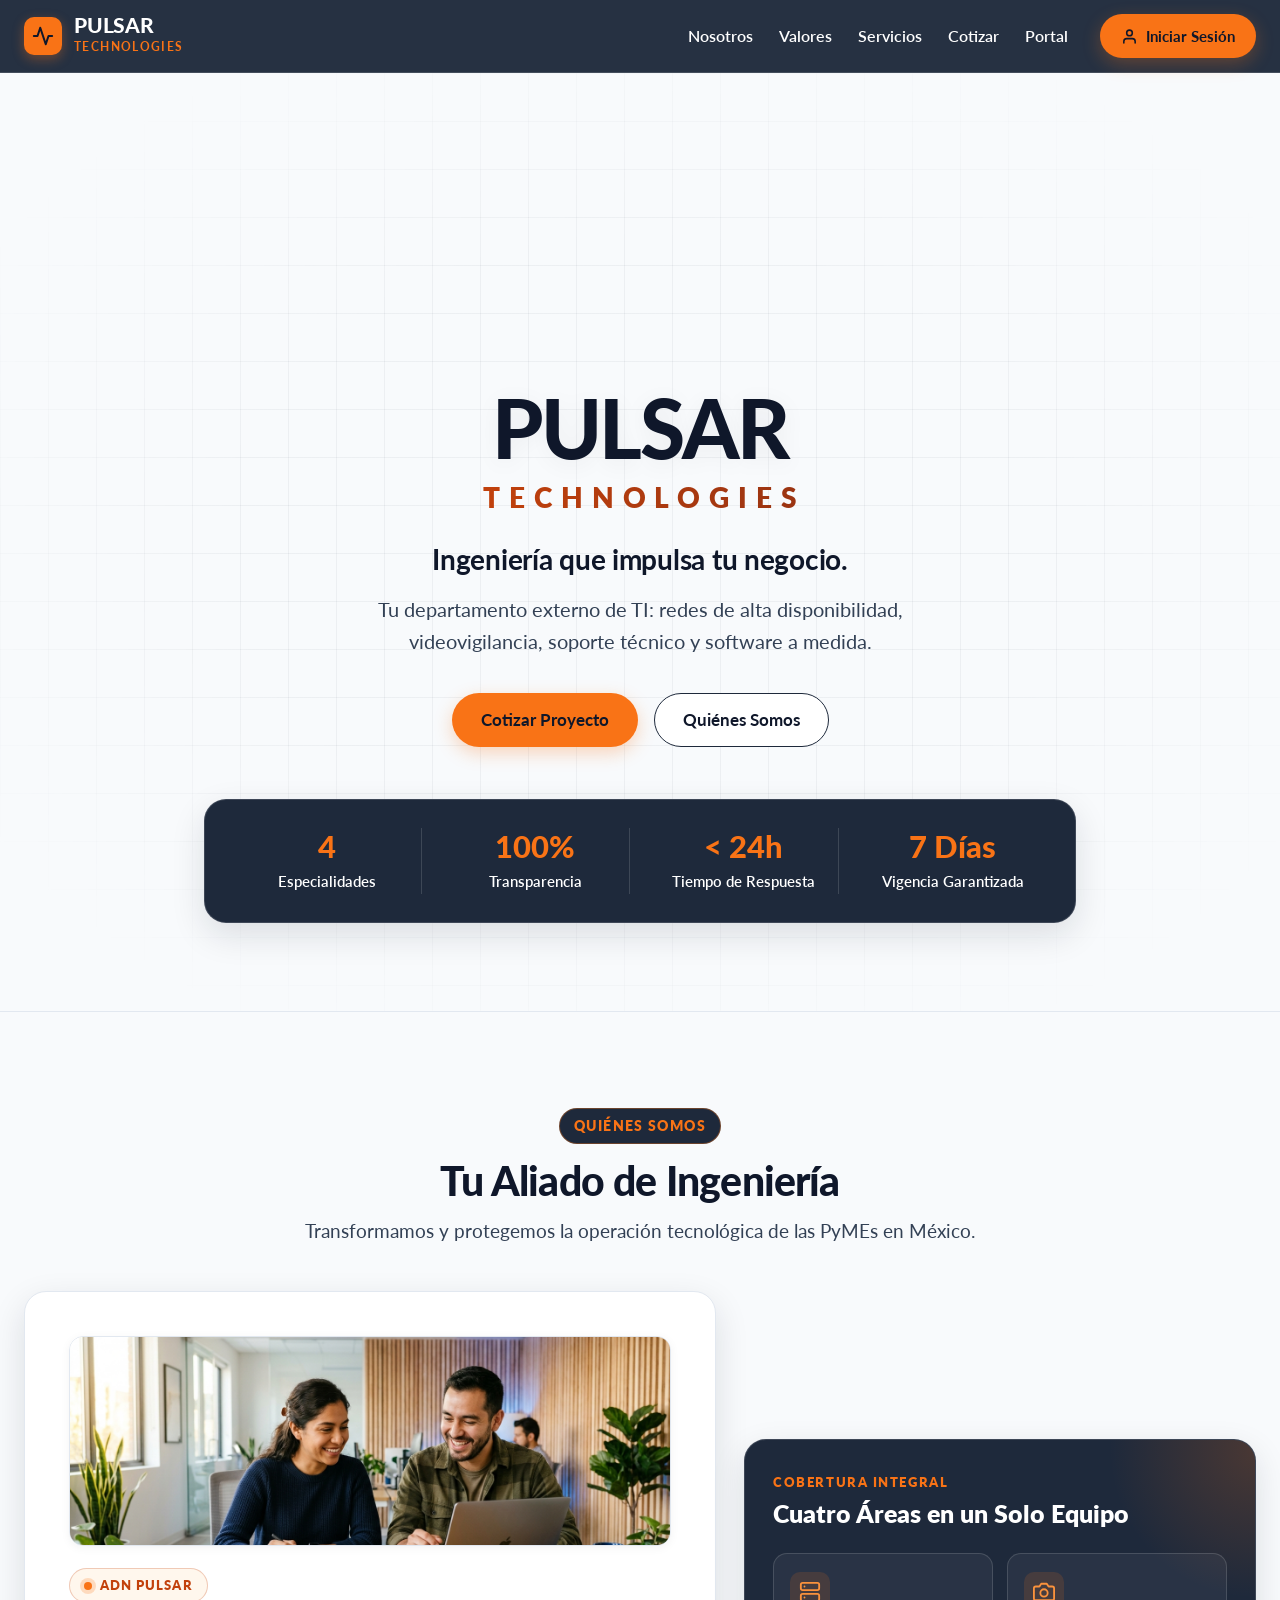
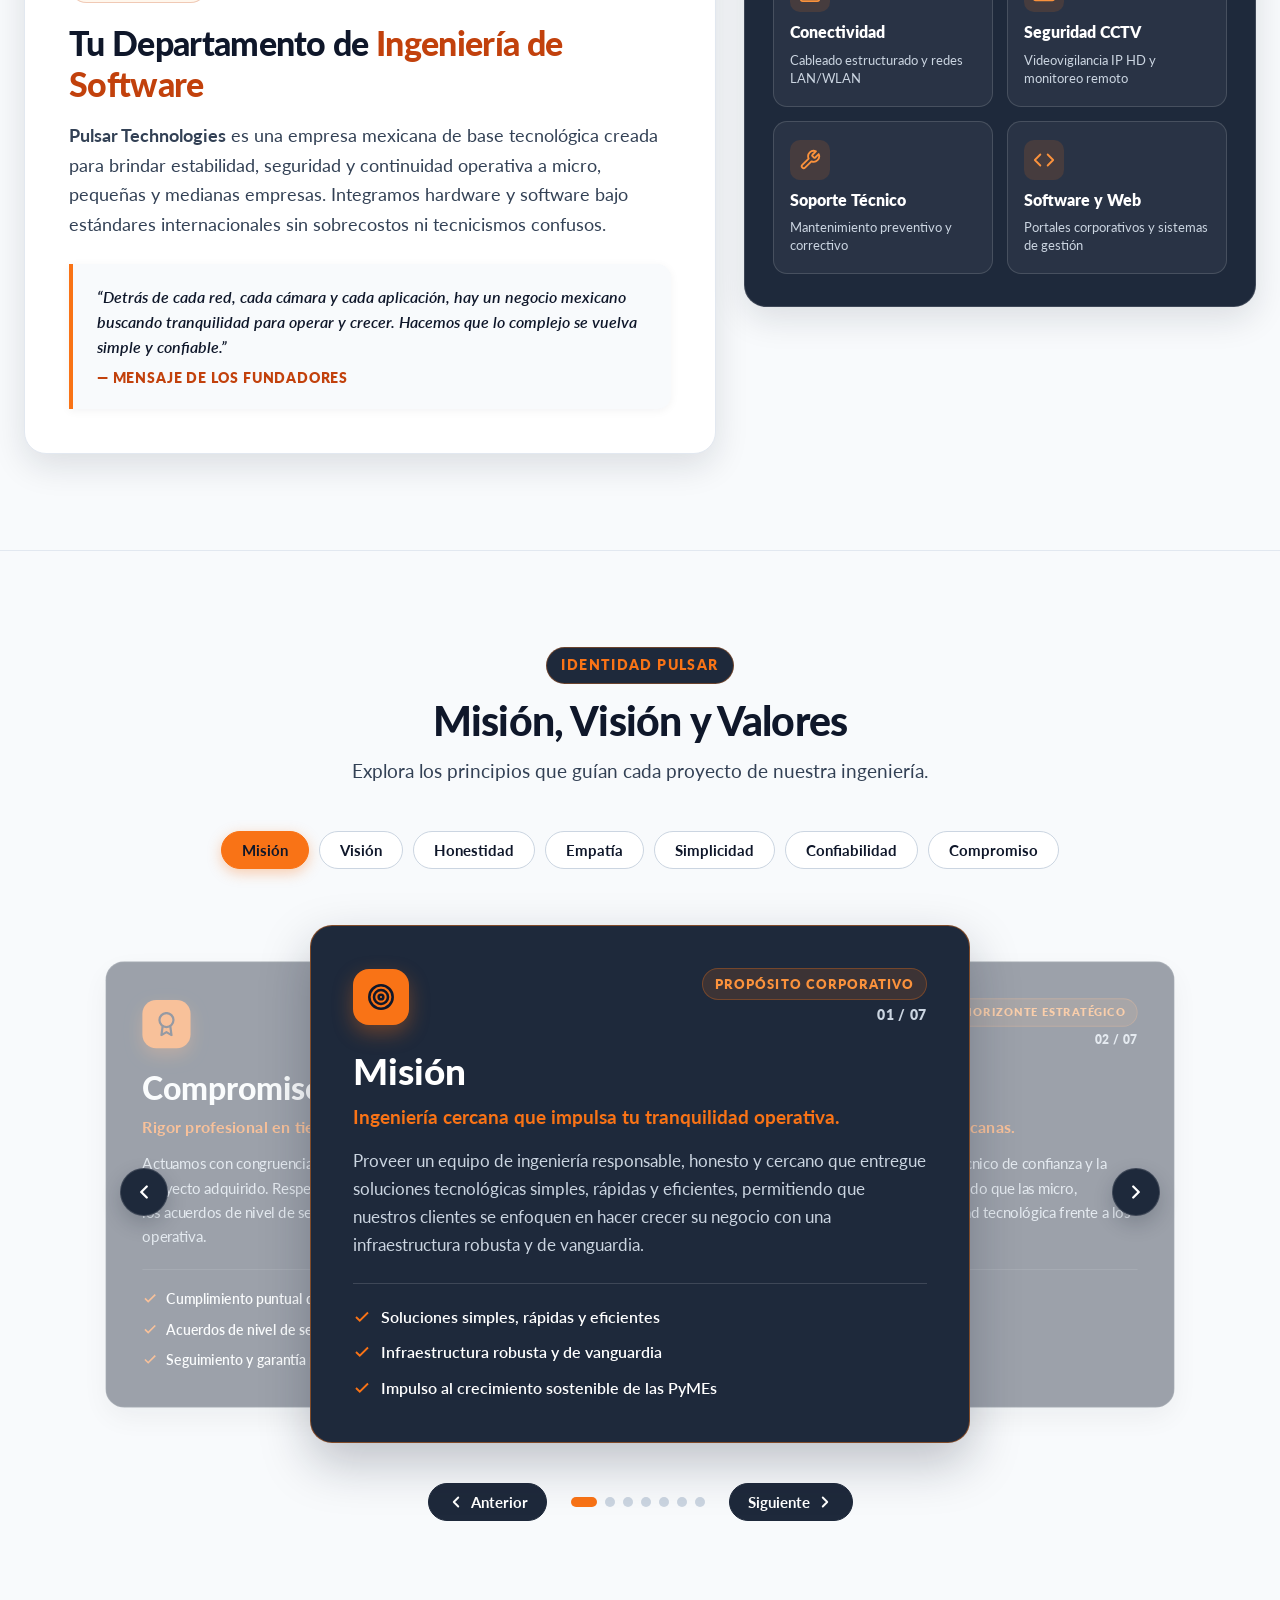
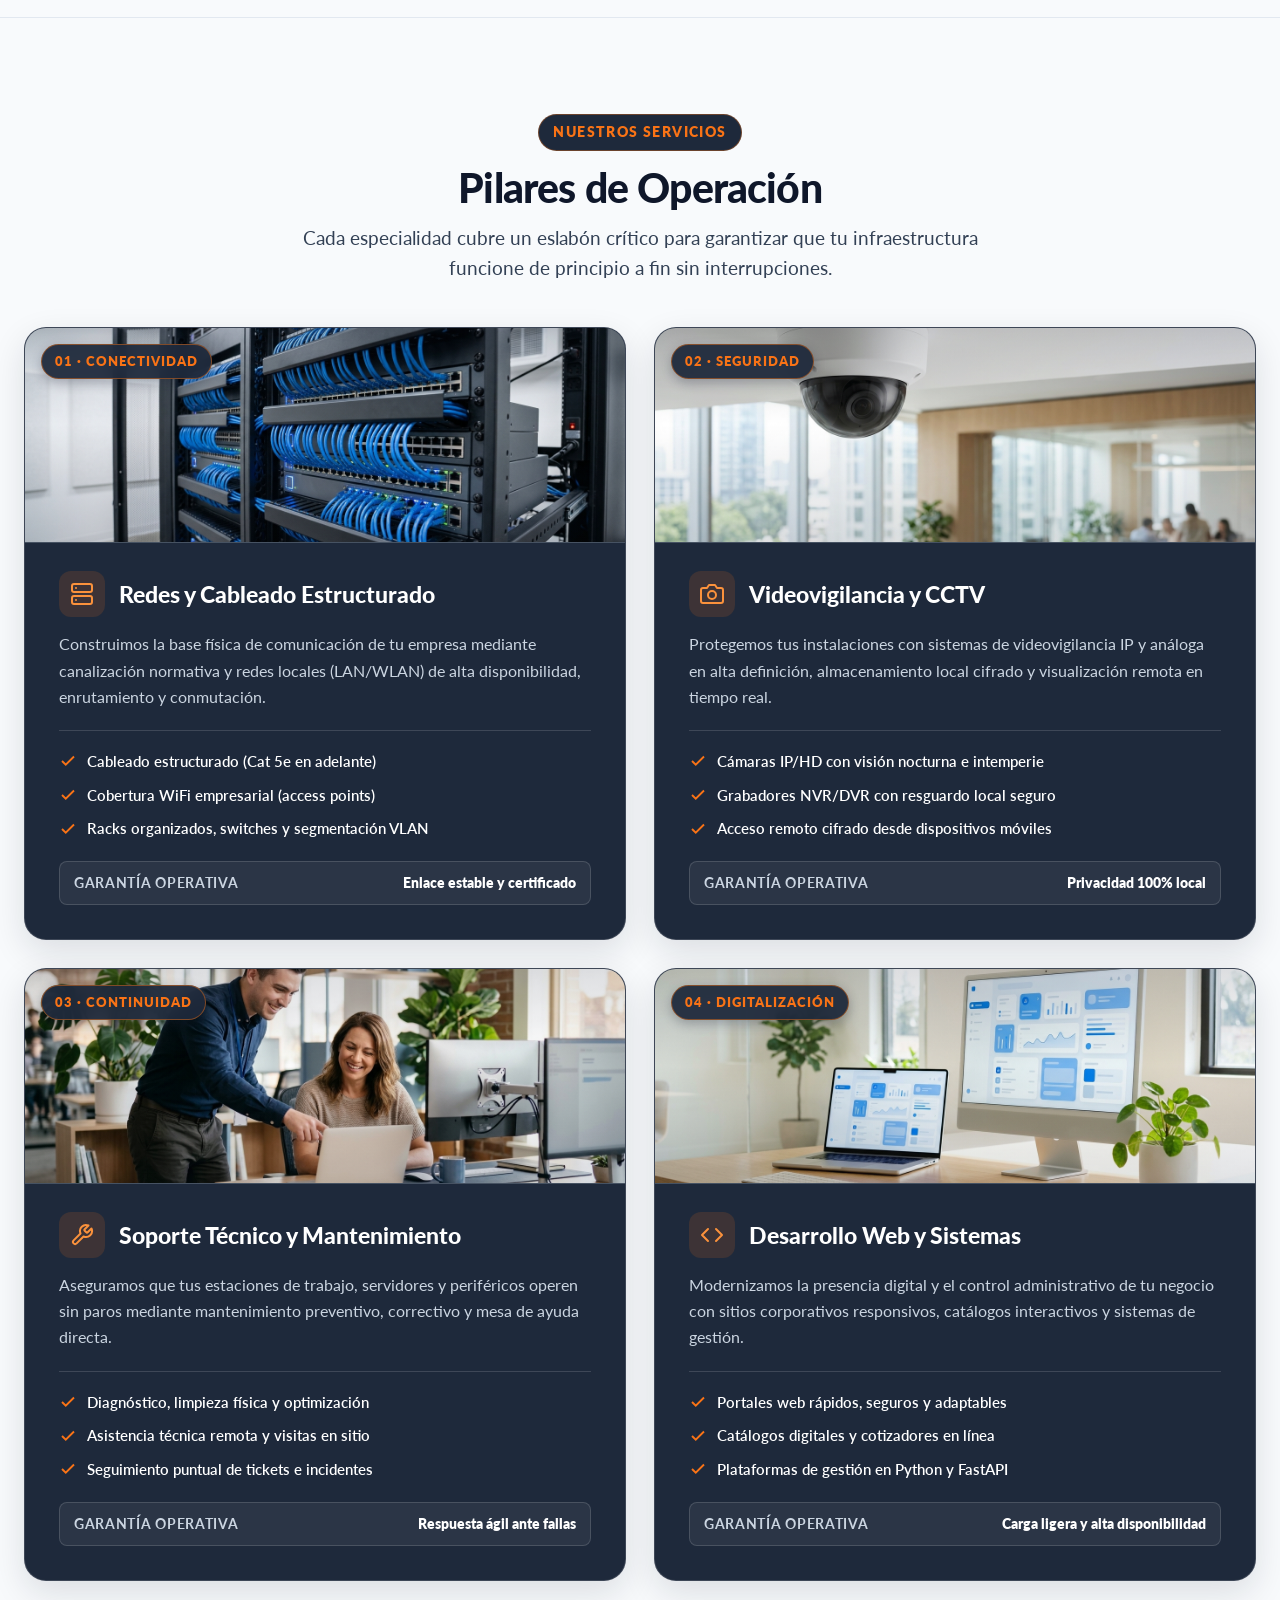
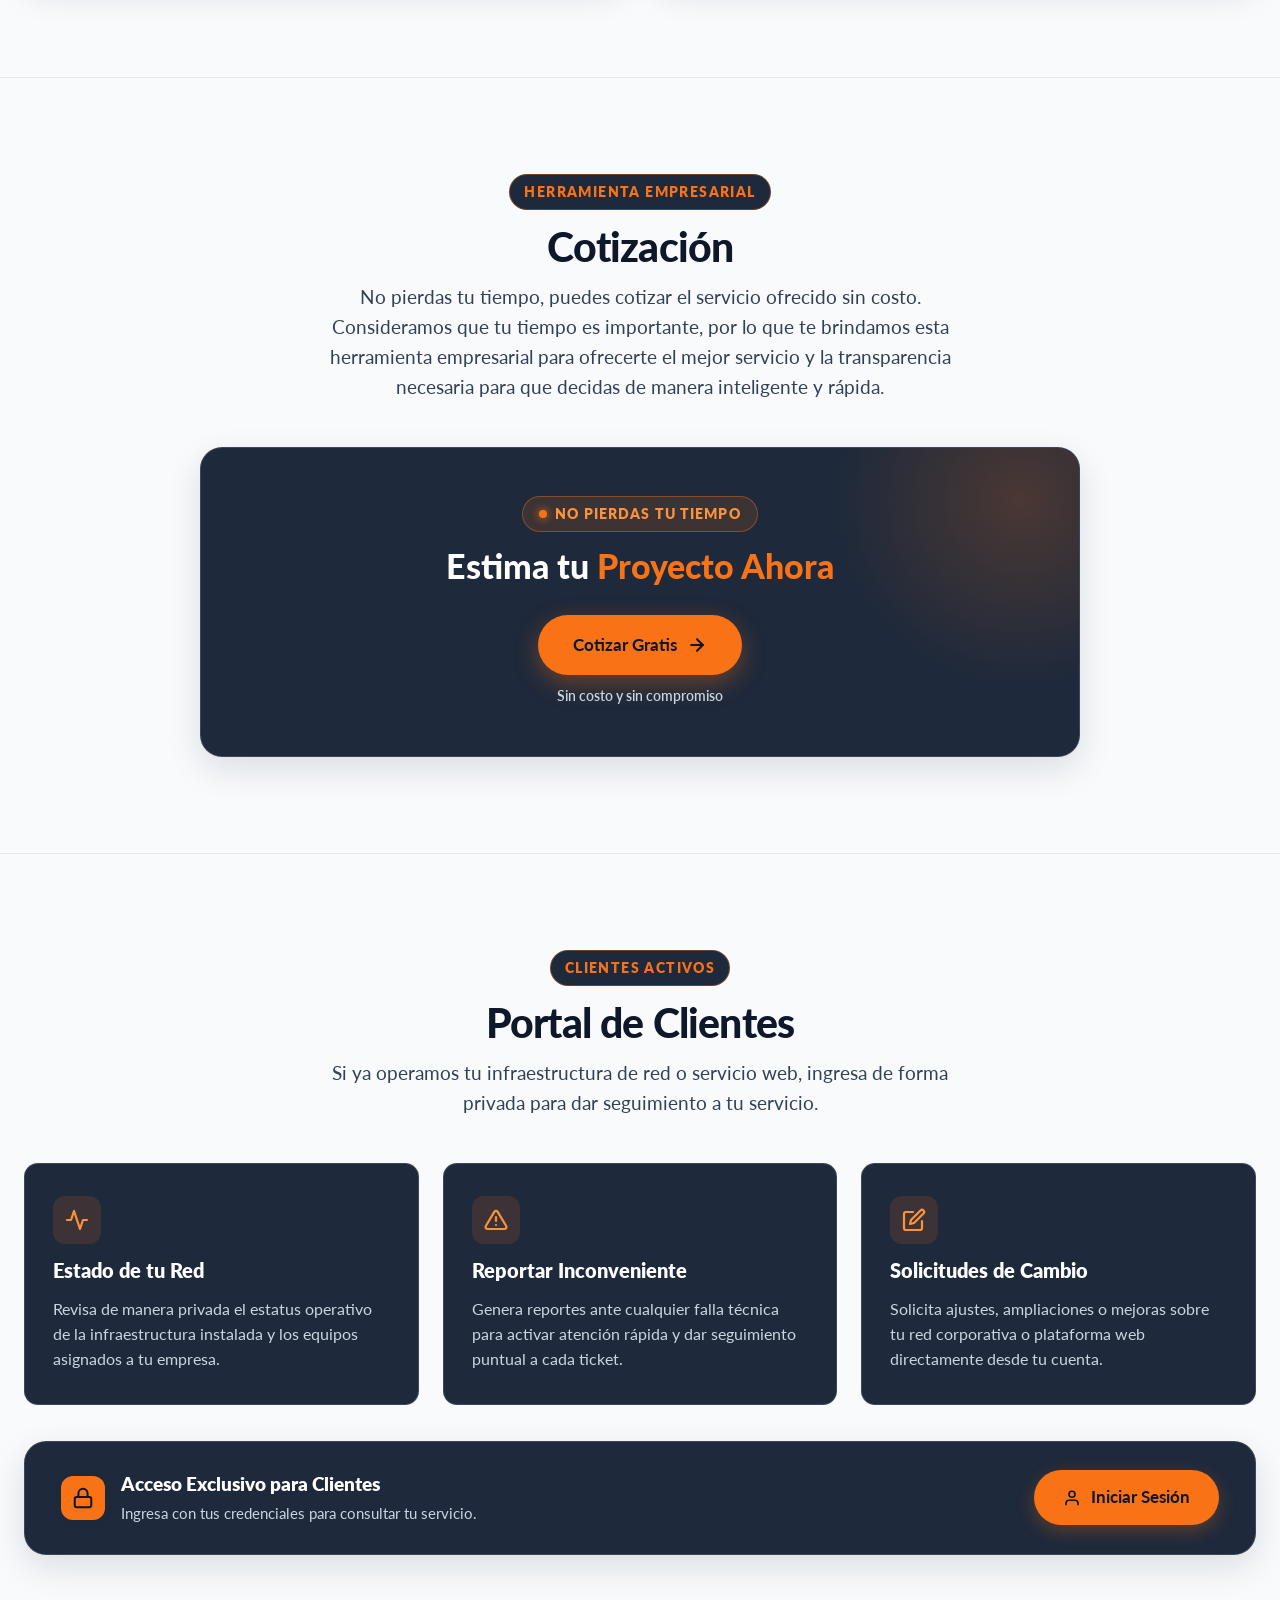
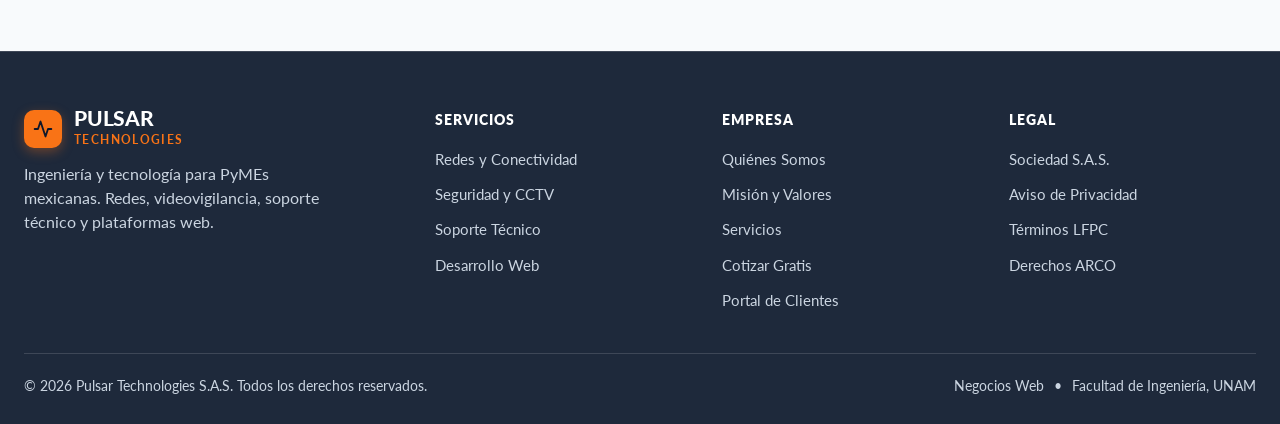
<file: app/web/index.html>
<!DOCTYPE html>
<html lang="es">
<head>
  <meta charset="UTF-8">
  <meta name="viewport" content="width=device-width, initial-scale=1.0">
  <meta name="description" content="Pulsar Technologies - Soluciones de ingeniería para PyMEs: Redes, CCTV, Soporte Técnico y Desarrollo Web.">
  <meta name="theme-color" content="#0066CC">
  <title>Pulsar Technologies</title>
  <link rel="icon" type="image/x-icon" href="img/logo/logo.ico">
  <link rel="shortcut icon" type="image/x-icon" href="img/logo/logo.ico">

  <!-- Tipografía Lato (Google Fonts) -->
  <link rel="preconnect" href="https://fonts.googleapis.com">
  <link rel="preconnect" href="https://fonts.gstatic.com" crossorigin>
  <link href="https://fonts.googleapis.com/css2?family=Lato:ital,wght@0,300;0,400;0,700;0,900;1,400&display=swap" rel="stylesheet">

  <!-- Hojas de estilo modulares (Globales y específicas de Index) -->
  <link rel="stylesheet" href="css/base.css">
  <link rel="stylesheet" href="css/header.css">
  <link rel="stylesheet" href="css/index/hero.css">
  <link rel="stylesheet" href="css/index/about.css">
  <link rel="stylesheet" href="css/index/carousel.css">
  <link rel="stylesheet" href="css/index/services.css">
  <link rel="stylesheet" href="css/index/quote-cta.css">
  <link rel="stylesheet" href="css/index/portal.css">
  <link rel="stylesheet" href="css/index/login.css">
  <link rel="stylesheet" href="css/footer.css">
  
  <!-- Scripts modulares (Global y específicos de Index) -->
  <script src="js/main.js" defer></script>
  <script src="js/index/hero-canvas.js" defer></script>
  <script src="js/index/carousel.js" defer></script>
  <script src="js/index/login.js" defer></script>
</head>
<body>

  <!-- ======================================================================
       HEADER / BARRA DE NAVEGACIÓN
       ====================================================================== -->
  <header class="site-header" id="siteHeader">
    <div class="container navbar">
      <!-- Logotipo e Identidad -->
      <a href="#inicio" class="brand" aria-label="Pulsar Technologies - Inicio">
        <div class="brand-icon">
          <!-- Icono de pulso tecnológico -->
          <svg width="22" height="22" viewBox="0 0 24 24" fill="none" stroke="currentColor" stroke-width="2.2" stroke-linecap="round" stroke-linejoin="round">
            <polyline points="22 12 18 12 15 21 9 3 6 12 2 12"></polyline>
          </svg>
        </div>
        <div class="brand-text">
          <span class="brand-title">PULSAR</span>
          <span class="brand-subtitle">TECHNOLOGIES</span>
        </div>
      </a>

      <!-- Menú de Navegación -->
      <nav class="nav-menu" id="navMenu">
        <a href="#nosotros" class="nav-link">Nosotros</a>
        <a href="#filosofia" class="nav-link">Valores</a>
        <a href="#servicios" class="nav-link">Servicios</a>
        <a href="#contacto" class="nav-link">Cotizar</a>
        <a href="#portal" class="nav-link">Portal</a>
        <a href="#login" class="btn btn-primary nav-login-btn">
          <svg width="17" height="17" viewBox="0 0 24 24" fill="none" stroke="currentColor" stroke-width="2.2" stroke-linecap="round" stroke-linejoin="round">
            <path d="M20 21v-2a4 4 0 0 0-4-4H8a4 4 0 0 0-4 4v2"></path>
            <circle cx="12" cy="7" r="4"></circle>
          </svg>
          <span>Iniciar Sesión</span>
        </a>
      </nav>

      <button class="menu-toggle" id="menuToggle" aria-label="Abrir menú de navegación" aria-expanded="false">
        <svg width="26" height="26" viewBox="0 0 24 24" fill="none" stroke="currentColor" stroke-width="2" stroke-linecap="round" stroke-linejoin="round">
          <line x1="3" y1="12" x2="21" y2="12"></line>
          <line x1="3" y1="6" x2="21" y2="6"></line>
          <line x1="3" y1="18" x2="21" y2="18"></line>
        </svg>
      </button>
    </div>
  </header>

  <!-- ======================================================================
       MAIN / CONTENIDO PRINCIPAL
       ====================================================================== -->
  <main id="inicio">
    <!-- 1. HERO CON LOGO PROTAGONISTA Y FONDO ANIMADO -->
    <section class="hero-section">
      <!-- Fondo animado multicapa: Orbes de luz + Red interactiva en Canvas -->
      <div class="hero-bg-layers" aria-hidden="true">
        <div class="bg-orb orb-1"></div>
        <div class="bg-orb orb-2"></div>
        <div class="bg-orb orb-3"></div>
        <div class="bg-grid-overlay"></div>
        <canvas id="pulsarCanvas" class="hero-canvas"></canvas>
      </div>

      <div class="container hero-content">
        <!-- Emblema Central Animado de Pulsar Technologies -->
        <div class="hero-logo-showcase">
          <div class="pulsar-rings" aria-hidden="true">
            <span class="ring ring-1"></span>
            <span class="ring ring-2"></span>
            <span class="ring ring-3"></span>
          </div>
          <div class="hero-logo-emblem">
            <canvas id="pulsarLogoCanvas" class="pulsar-logo-canvas" aria-hidden="true"></canvas>
          </div>
        </div>

        <!-- Título Principal de la Empresa -->
        <h1 class="hero-company-name">
          <span class="company-word-main">PULSAR</span>
          <span class="company-word-sub">TECHNOLOGIES</span>
        </h1>

        <p class="hero-tagline">
          Ingeniería que impulsa tu negocio.
        </p>
        
        <p class="hero-subtitle">
          Tu departamento externo de TI: redes de alta disponibilidad, videovigilancia, soporte técnico y software a medida.
        </p>

        <div class="hero-actions">
          <a href="#contacto" class="btn btn-primary">Cotizar Proyecto</a>
          <a href="#nosotros" class="btn btn-secondary">Quiénes Somos</a>
        </div>

        <!-- Métricas clave -->
        <div class="hero-stats reveal-item">
          <div class="stat-item">
            <div class="stat-value">4</div>
            <div class="stat-label">Especialidades</div>
          </div>
          <div class="stat-item">
            <div class="stat-value">100%</div>
            <div class="stat-label">Transparencia</div>
          </div>
          <div class="stat-item">
            <div class="stat-value">&lt; 24h</div>
            <div class="stat-label">Tiempo de Respuesta</div>
          </div>
          <div class="stat-item">
            <div class="stat-value">7 Días</div>
            <div class="stat-label">Vigencia Garantizada</div>
          </div>
        </div>
      </div>
    </section>

    <!-- ======================================================================
         2. SECCIÓN QUIÉNES SOMOS (#nosotros)
         ====================================================================== -->
    <section class="section about-section" id="nosotros">
      <div class="container">
        <div class="section-header reveal-item">
          <span class="section-tag">Quiénes Somos</span>
          <h2 class="section-title">Tu Aliado de Ingeniería</h2>
          <p class="section-description">
            Transformamos y protegemos la operación tecnológica de las PyMEs en México.
          </p>
        </div>

        <!-- Bento Grid Principal -->
        <div class="about-bento">
          <!-- Tarjeta de Identidad e Historia -->
          <article class="about-story-card reveal-item">
            <div>
              <div class="about-photo-frame">
                <img
                  src="img/equipo-pulsar.jpg"
                  alt="Equipo de ingenieros de Pulsar Technologies colaborando en oficina"
                  loading="lazy"
                >
              </div>
              <div class="about-story-badge">
                <span class="badge-pulse-dot"></span>
                <span>ADN Pulsar</span>
              </div>
              <h3 class="about-story-title">
                Tu Departamento de <span>Ingeniería de Software</span>
              </h3>
              <p class="about-story-text">
                <strong>Pulsar Technologies</strong> es una empresa mexicana de base tecnológica creada para brindar estabilidad, seguridad y continuidad operativa a micro, pequeñas y medianas empresas. Integramos hardware y software bajo estándares internacionales sin sobrecostos ni tecnicismos confusos.
              </p>
            </div>

            <blockquote class="about-quote-box">
              <p class="about-quote-text">
                “Detrás de cada red, cada cámara y cada aplicación, hay un negocio mexicano buscando tranquilidad para operar y crecer. Hacemos que lo complejo se vuelva simple y confiable.”
              </p>
              <footer class="about-quote-author">— Mensaje de los Fundadores</footer>
            </blockquote>
          </article>

          <!-- Tarjeta Interactiva del Ecosistema de 4 Especialidades -->
          <aside class="about-ecosystem-card reveal-item">
            <div class="eco-header">
              <span class="eco-tag">Cobertura Integral</span>
              <h3 class="eco-title">Cuatro Áreas en un Solo Equipo</h3>
            </div>

            <div class="eco-grid">
              <!-- Área 1 -->
              <div class="eco-item">
                <div class="eco-icon">
                  <svg width="22" height="22" viewBox="0 0 24 24" fill="none" stroke="currentColor" stroke-width="2" stroke-linecap="round" stroke-linejoin="round">
                    <rect x="2" y="2" width="20" height="8" rx="2" ry="2"></rect>
                    <rect x="2" y="14" width="20" height="8" rx="2" ry="2"></rect>
                    <line x1="6" y1="6" x2="6.01" y2="6"></line>
                    <line x1="6" y1="18" x2="6.01" y2="18"></line>
                  </svg>
                </div>
                <div class="eco-name">Conectividad</div>
                <div class="eco-sub">Cableado estructurado y redes LAN/WLAN</div>
              </div>

              <!-- Área 2 -->
              <div class="eco-item">
                <div class="eco-icon">
                  <svg width="22" height="22" viewBox="0 0 24 24" fill="none" stroke="currentColor" stroke-width="2" stroke-linecap="round" stroke-linejoin="round">
                    <path d="M23 19a2 2 0 0 1-2 2H3a2 2 0 0 1-2-2V8a2 2 0 0 1 2-2h4l2-3h6l2 3h4a2 2 0 0 1 2 2z"></path>
                    <circle cx="12" cy="13" r="4"></circle>
                  </svg>
                </div>
                <div class="eco-name">Seguridad CCTV</div>
                <div class="eco-sub">Videovigilancia IP HD y monitoreo remoto</div>
              </div>

              <!-- Área 3 -->
              <div class="eco-item">
                <div class="eco-icon">
                  <svg width="22" height="22" viewBox="0 0 24 24" fill="none" stroke="currentColor" stroke-width="2" stroke-linecap="round" stroke-linejoin="round">
                    <path d="M14.7 6.3a1 1 0 0 0 0 1.4l1.6 1.6a1 1 0 0 0 1.4 0l3.77-3.77a6 6 0 0 1-7.94 7.94l-6.91 6.91a2.12 2.12 0 0 1-3-3l6.91-6.91a6 6 0 0 1 7.94-7.94l-3.76 3.76z"></path>
                  </svg>
                </div>
                <div class="eco-name">Soporte Técnico</div>
                <div class="eco-sub">Mantenimiento preventivo y correctivo</div>
              </div>

              <!-- Área 4 -->
              <div class="eco-item">
                <div class="eco-icon">
                  <svg width="22" height="22" viewBox="0 0 24 24" fill="none" stroke="currentColor" stroke-width="2" stroke-linecap="round" stroke-linejoin="round">
                    <polyline points="16 18 22 12 16 6"></polyline>
                    <polyline points="8 6 2 12 8 18"></polyline>
                  </svg>
                </div>
                <div class="eco-name">Software y Web</div>
                <div class="eco-sub">Portales corporativos y sistemas de gestión</div>
              </div>
            </div>
          </aside>
        </div>
      </div>
    </section>

    <!-- ======================================================================
         3. SECCIÓN CARRUSEL: MISIÓN, VISIÓN Y VALORES (#filosofia)
         ====================================================================== -->
    <section class="section philosophy-section" id="filosofia">
      <div class="container">
        <div class="section-header reveal-item">
          <span class="section-tag">Identidad Pulsar</span>
          <h2 class="section-title">Misión, Visión y Valores</h2>
          <p class="section-description">
            Explora los principios que guían cada proyecto de nuestra ingeniería.
          </p>
        </div>

        <!-- Selector rápido de conceptos -->
        <div class="carousel-pills reveal-item" id="carouselPills" role="tablist" aria-label="Pilares de identidad corporativa">
          <button type="button" class="pill-btn active" data-index="0" role="tab" aria-selected="true">Misión</button>
          <button type="button" class="pill-btn" data-index="1" role="tab" aria-selected="false">Visión</button>
          <button type="button" class="pill-btn" data-index="2" role="tab" aria-selected="false">Honestidad</button>
          <button type="button" class="pill-btn" data-index="3" role="tab" aria-selected="false">Empatía</button>
          <button type="button" class="pill-btn" data-index="4" role="tab" aria-selected="false">Simplicidad</button>
          <button type="button" class="pill-btn" data-index="5" role="tab" aria-selected="false">Confiabilidad</button>
          <button type="button" class="pill-btn" data-index="6" role="tab" aria-selected="false">Compromiso</button>
        </div>

        <!-- Escenario del Carrusel -->
        <div class="identity-carousel reveal-item" id="identityCarousel">
          <div class="carousel-viewport" id="carouselViewport">
            <!-- Botón lateral izquierdo -->
            <button type="button" class="carousel-nav-arrow prev" id="carouselPrevArrow" aria-label="Concepto anterior">
              <svg width="22" height="22" viewBox="0 0 24 24" fill="none" stroke="currentColor" stroke-width="2.5" stroke-linecap="round" stroke-linejoin="round">
                <polyline points="15 18 9 12 15 6"></polyline>
              </svg>
            </button>

            <!-- Pista de tarjetas del carrusel -->
            <div class="carousel-stage" id="carouselStage">
              <!-- Slide 0: Misión -->
              <article class="carousel-slide is-active" data-index="0">
                <div class="slide-header">
                  <div class="slide-icon-wrap">
                    <svg width="28" height="28" viewBox="0 0 24 24" fill="none" stroke="currentColor" stroke-width="2.2" stroke-linecap="round" stroke-linejoin="round">
                      <circle cx="12" cy="12" r="10"></circle>
                      <circle cx="12" cy="12" r="6"></circle>
                      <circle cx="12" cy="12" r="2"></circle>
                    </svg>
                  </div>
                  <div class="slide-meta">
                    <span class="slide-badge">Propósito Corporativo</span>
                    <span class="slide-counter">01 / 07</span>
                  </div>
                </div>
                <h3 class="slide-title">Misión</h3>
                <p class="slide-lead">Ingeniería cercana que impulsa tu tranquilidad operativa.</p>
                <p class="slide-desc">
                  Proveer un equipo de ingeniería responsable, honesto y cercano que entregue soluciones tecnológicas simples, rápidas y eficientes, permitiendo que nuestros clientes se enfoquen en hacer crecer su negocio con una infraestructura robusta y de vanguardia.
                </p>
                <ul class="slide-points">
                  <li>
                    <svg width="18" height="18" viewBox="0 0 24 24" fill="none" stroke="currentColor" stroke-width="2.5"><polyline points="20 6 9 17 4 12"></polyline></svg>
                    <span>Soluciones simples, rápidas y eficientes</span>
                  </li>
                  <li>
                    <svg width="18" height="18" viewBox="0 0 24 24" fill="none" stroke="currentColor" stroke-width="2.5"><polyline points="20 6 9 17 4 12"></polyline></svg>
                    <span>Infraestructura robusta y de vanguardia</span>
                  </li>
                  <li>
                    <svg width="18" height="18" viewBox="0 0 24 24" fill="none" stroke="currentColor" stroke-width="2.5"><polyline points="20 6 9 17 4 12"></polyline></svg>
                    <span>Impulso al crecimiento sostenible de las PyMEs</span>
                  </li>
                </ul>
              </article>

              <!-- Slide 1: Visión -->
              <article class="carousel-slide is-next" data-index="1">
                <div class="slide-header">
                  <div class="slide-icon-wrap">
                    <svg width="28" height="28" viewBox="0 0 24 24" fill="none" stroke="currentColor" stroke-width="2.2" stroke-linecap="round" stroke-linejoin="round">
                      <path d="M1 12s4-8 11-8 11 8 11 8-4 8-11 8-11-8-11-8z"></path>
                      <circle cx="12" cy="12" r="3"></circle>
                    </svg>
                  </div>
                  <div class="slide-meta">
                    <span class="slide-badge">Horizonte Estratégico</span>
                    <span class="slide-counter">02 / 07</span>
                  </div>
                </div>
                <h3 class="slide-title">Visión</h3>
                <p class="slide-lead">Igualdad tecnológica para las empresas mexicanas.</p>
                <p class="slide-desc">
                  Consolidar a Pulsar Technologies como el núcleo técnico de confianza y la primera opción de servicios de TI en México, logrando que las micro, pequeñas y medianas empresas compitan en equidad tecnológica frente a los grandes corporativos.
                </p>
                <ul class="slide-points">
                  <li>
                    <svg width="18" height="18" viewBox="0 0 24 24" fill="none" stroke="currentColor" stroke-width="2.5"><polyline points="20 6 9 17 4 12"></polyline></svg>
                    <span>Estándares de ingeniería de nivel corporativo</span>
                  </li>
                  <li>
                    <svg width="18" height="18" viewBox="0 0 24 24" fill="none" stroke="currentColor" stroke-width="2.5"><polyline points="20 6 9 17 4 12"></polyline></svg>
                    <span>Equidad competitiva para negocios en México</span>
                  </li>
                  <li>
                    <svg width="18" height="18" viewBox="0 0 24 24" fill="none" stroke="currentColor" stroke-width="2.5"><polyline points="20 6 9 17 4 12"></polyline></svg>
                    <span>El aliado técnico de cabecera y confianza</span>
                  </li>
                </ul>
              </article>

              <!-- Slide 2: Honestidad -->
              <article class="carousel-slide" data-index="2">
                <div class="slide-header">
                  <div class="slide-icon-wrap">
                    <svg width="28" height="28" viewBox="0 0 24 24" fill="none" stroke="currentColor" stroke-width="2.2" stroke-linecap="round" stroke-linejoin="round">
                      <path d="M12 22s8-4 8-10V5l-8-3-8 3v7c0 6 8 10 8 10z"></path>
                      <polyline points="9 12 11 14 15 10"></polyline>
                    </svg>
                  </div>
                  <div class="slide-meta">
                    <span class="slide-badge">Valor Fundamental 01</span>
                    <span class="slide-counter">03 / 07</span>
                  </div>
                </div>
                <h3 class="slide-title">Honestidad</h3>
                <p class="slide-lead">Transparencia diagnóstica y comercial.</p>
                <p class="slide-desc">
                  Actuamos con rectitud absoluta en cada diagnóstico, recomendación de hardware y cotización. No vendemos lo que el cliente no necesita y respaldamos la calidad de nuestras implementaciones desde el primer cable hasta el código final.
                </p>
                <ul class="slide-points">
                  <li>
                    <svg width="18" height="18" viewBox="0 0 24 24" fill="none" stroke="currentColor" stroke-width="2.5"><polyline points="20 6 9 17 4 12"></polyline></svg>
                    <span>Cotizaciones claras sin costos ocultos</span>
                  </li>
                  <li>
                    <svg width="18" height="18" viewBox="0 0 24 24" fill="none" stroke="currentColor" stroke-width="2.5"><polyline points="20 6 9 17 4 12"></polyline></svg>
                    <span>Recomendación justa de equipamiento real</span>
                  </li>
                  <li>
                    <svg width="18" height="18" viewBox="0 0 24 24" fill="none" stroke="currentColor" stroke-width="2.5"><polyline points="20 6 9 17 4 12"></polyline></svg>
                    <span>Responsabilidad total sobre cada entrega</span>
                  </li>
                </ul>
              </article>

              <!-- Slide 3: Empatía -->
              <article class="carousel-slide" data-index="3">
                <div class="slide-header">
                  <div class="slide-icon-wrap">
                    <svg width="28" height="28" viewBox="0 0 24 24" fill="none" stroke="currentColor" stroke-width="2.2" stroke-linecap="round" stroke-linejoin="round">
                      <path d="M17 21v-2a4 4 0 0 0-4-4H5a4 4 0 0 0-4 4v2"></path>
                      <circle cx="9" cy="7" r="4"></circle>
                      <path d="M23 21v-2a4 4 0 0 0-3-3.87"></path>
                      <path d="M16 3.13a4 4 0 0 1 0 7.75"></path>
                    </svg>
                  </div>
                  <div class="slide-meta">
                    <span class="slide-badge">Valor Fundamental 02</span>
                    <span class="slide-counter">04 / 07</span>
                  </div>
                </div>
                <h3 class="slide-title">Empatía</h3>
                <p class="slide-lead">Cercanía humana y lenguaje accesible.</p>
                <p class="slide-desc">
                  Entendemos que detrás de una falla técnica existe estrés operativo para el negocio. Escuchamos activamente, respondemos con prontitud y traducimos conceptos complejos de ingeniería a un lenguaje claro que dé certidumbre.
                </p>
                <ul class="slide-points">
                  <li>
                    <svg width="18" height="18" viewBox="0 0 24 24" fill="none" stroke="currentColor" stroke-width="2.5"><polyline points="20 6 9 17 4 12"></polyline></svg>
                    <span>Comunicación directa sin tecnicismos confusos</span>
                  </li>
                  <li>
                    <svg width="18" height="18" viewBox="0 0 24 24" fill="none" stroke="currentColor" stroke-width="2.5"><polyline points="20 6 9 17 4 12"></polyline></svg>
                    <span>Atención rápida ante urgencias operativas</span>
                  </li>
                  <li>
                    <svg width="18" height="18" viewBox="0 0 24 24" fill="none" stroke="currentColor" stroke-width="2.5"><polyline points="20 6 9 17 4 12"></polyline></svg>
                    <span>Trato cercano y humano en cada proyecto</span>
                  </li>
                </ul>
              </article>

              <!-- Slide 4: Simplicidad -->
              <article class="carousel-slide" data-index="4">
                <div class="slide-header">
                  <div class="slide-icon-wrap">
                    <svg width="28" height="28" viewBox="0 0 24 24" fill="none" stroke="currentColor" stroke-width="2.2" stroke-linecap="round" stroke-linejoin="round">
                      <polygon points="13 2 3 14 12 14 11 22 21 10 12 10 13 2"></polygon>
                    </svg>
                  </div>
                  <div class="slide-meta">
                    <span class="slide-badge">Valor Fundamental 03</span>
                    <span class="slide-counter">05 / 07</span>
                  </div>
                </div>
                <h3 class="slide-title">Simplicidad</h3>
                <p class="slide-lead">Sistemas intuitivos y libres de fricción.</p>
                <p class="slide-desc">
                  La mejor tecnología es aquella que funciona de manera transparente, intuitiva y fluida. Diseñamos arquitecturas de software y topologías de red limpias, eliminando burocracia técnica y configuraciones innecesarias.
                </p>
                <ul class="slide-points">
                  <li>
                    <svg width="18" height="18" viewBox="0 0 24 24" fill="none" stroke="currentColor" stroke-width="2.5"><polyline points="20 6 9 17 4 12"></polyline></svg>
                    <span>Redes e interfaces limpias y ordenadas</span>
                  </li>
                  <li>
                    <svg width="18" height="18" viewBox="0 0 24 24" fill="none" stroke="currentColor" stroke-width="2.5"><polyline points="20 6 9 17 4 12"></polyline></svg>
                    <span>Fácil operación desde el primer día</span>
                  </li>
                  <li>
                    <svg width="18" height="18" viewBox="0 0 24 24" fill="none" stroke="currentColor" stroke-width="2.5"><polyline points="20 6 9 17 4 12"></polyline></svg>
                    <span>Soluciones directas libres de fricción</span>
                  </li>
                </ul>
              </article>

              <!-- Slide 5: Confiabilidad -->
              <article class="carousel-slide" data-index="5">
                <div class="slide-header">
                  <div class="slide-icon-wrap">
                    <svg width="28" height="28" viewBox="0 0 24 24" fill="none" stroke="currentColor" stroke-width="2.2" stroke-linecap="round" stroke-linejoin="round">
                      <rect x="3" y="11" width="18" height="11" rx="2" ry="2"></rect>
                      <path d="M7 11V7a5 5 0 0 1 10 0v4"></path>
                    </svg>
                  </div>
                  <div class="slide-meta">
                    <span class="slide-badge">Valor Fundamental 04</span>
                    <span class="slide-counter">06 / 07</span>
                  </div>
                </div>
                <h3 class="slide-title">Confiabilidad</h3>
                <p class="slide-lead">Estabilidad y disponibilidad continua.</p>
                <p class="slide-desc">
                  Construimos cimientos tecnológicos seguros en los cuales el cliente puede respaldar su operación diaria sin temor a interrupciones. Empleamos componentes duraderos y garantizamos la integridad de sus redes y sistemas.
                </p>
                <ul class="slide-points">
                  <li>
                    <svg width="18" height="18" viewBox="0 0 24 24" fill="none" stroke="currentColor" stroke-width="2.5"><polyline points="20 6 9 17 4 12"></polyline></svg>
                    <span>Componentes de hardware probados y duraderos</span>
                  </li>
                  <li>
                    <svg width="18" height="18" viewBox="0 0 24 24" fill="none" stroke="currentColor" stroke-width="2.5"><polyline points="20 6 9 17 4 12"></polyline></svg>
                    <span>Resguardo íntegro de datos y videovigilancia</span>
                  </li>
                  <li>
                    <svg width="18" height="18" viewBox="0 0 24 24" fill="none" stroke="currentColor" stroke-width="2.5"><polyline points="20 6 9 17 4 12"></polyline></svg>
                    <span>Alta disponibilidad operativa para tu negocio</span>
                  </li>
                </ul>
              </article>

              <!-- Slide 6: Compromiso -->
              <article class="carousel-slide is-prev" data-index="6">
                <div class="slide-header">
                  <div class="slide-icon-wrap">
                    <svg width="28" height="28" viewBox="0 0 24 24" fill="none" stroke="currentColor" stroke-width="2.2" stroke-linecap="round" stroke-linejoin="round">
                      <circle cx="12" cy="8" r="7"></circle>
                      <polyline points="8.21 13.89 7 23 12 20 17 23 15.79 13.88"></polyline>
                    </svg>
                  </div>
                  <div class="slide-meta">
                    <span class="slide-badge">Valor Fundamental 05</span>
                    <span class="slide-counter">07 / 07</span>
                  </div>
                </div>
                <h3 class="slide-title">Compromiso</h3>
                <p class="slide-lead">Rigor profesional en tiempo y forma.</p>
                <p class="slide-desc">
                  Actuamos con congruencia profesional y formalidad contractual en cada proyecto adquirido. Respetamos las fechas de entrega pactadas, cumplimos los acuerdos de nivel de servicio (SLA) y acompañamos tu continuidad operativa.
                </p>
                <ul class="slide-points">
                  <li>
                    <svg width="18" height="18" viewBox="0 0 24 24" fill="none" stroke="currentColor" stroke-width="2.5"><polyline points="20 6 9 17 4 12"></polyline></svg>
                    <span>Cumplimiento puntual de fechas de entrega</span>
                  </li>
                  <li>
                    <svg width="18" height="18" viewBox="0 0 24 24" fill="none" stroke="currentColor" stroke-width="2.5"><polyline points="20 6 9 17 4 12"></polyline></svg>
                    <span>Acuerdos de nivel de servicio (SLA) claros</span>
                  </li>
                  <li>
                    <svg width="18" height="18" viewBox="0 0 24 24" fill="none" stroke="currentColor" stroke-width="2.5"><polyline points="20 6 9 17 4 12"></polyline></svg>
                    <span>Seguimiento y garantía post-implementación</span>
                  </li>
                </ul>
              </article>
            </div>

            <!-- Botón lateral derecho -->
            <button type="button" class="carousel-nav-arrow next" id="carouselNextArrow" aria-label="Siguiente concepto">
              <svg width="22" height="22" viewBox="0 0 24 24" fill="none" stroke="currentColor" stroke-width="2.5" stroke-linecap="round" stroke-linejoin="round">
                <polyline points="9 18 15 12 9 6"></polyline>
              </svg>
            </button>
          </div>

          <!-- Barra inferior de indicadores y botones -->
          <div class="carousel-controls">
            <button type="button" class="ctrl-btn" id="prevCarouselBtn" aria-label="Concepto anterior">
              <svg width="18" height="18" viewBox="0 0 24 24" fill="none" stroke="currentColor" stroke-width="2.5" stroke-linecap="round" stroke-linejoin="round">
                <polyline points="15 18 9 12 15 6"></polyline>
              </svg>
              <span>Anterior</span>
            </button>

            <div class="carousel-dots" id="carouselDots">
              <button type="button" class="dot active" data-index="0" aria-label="Ir a Misión"></button>
              <button type="button" class="dot" data-index="1" aria-label="Ir a Visión"></button>
              <button type="button" class="dot" data-index="2" aria-label="Ir a Honestidad"></button>
              <button type="button" class="dot" data-index="3" aria-label="Ir a Empatía"></button>
              <button type="button" class="dot" data-index="4" aria-label="Ir a Simplicidad"></button>
              <button type="button" class="dot" data-index="5" aria-label="Ir a Confiabilidad"></button>
              <button type="button" class="dot" data-index="6" aria-label="Ir a Compromiso"></button>
            </div>

            <button type="button" class="ctrl-btn" id="nextCarouselBtn" aria-label="Siguiente concepto">
              <span>Siguiente</span>
              <svg width="18" height="18" viewBox="0 0 24 24" fill="none" stroke="currentColor" stroke-width="2.5" stroke-linecap="round" stroke-linejoin="round">
                <polyline points="9 18 15 12 9 6"></polyline>
              </svg>
            </button>
          </div>
        </div>
      </div>
    </section>

    <!-- ======================================================================
         4. SECCIÓN LOS 4 SERVICIOS (#servicios)
         ====================================================================== -->
    <section class="section services-section" id="servicios">
      <div class="container">
        <div class="section-header reveal-item">
          <span class="section-tag">Nuestros Servicios</span>
          <h2 class="section-title">Pilares de Operación</h2>
          <p class="section-description">
            Cada especialidad cubre un eslabón crítico para garantizar que tu infraestructura funcione de principio a fin sin interrupciones.
          </p>
        </div>

        <div class="services-grid">
          <!-- Servicio 1: Infraestructura de Conectividad -->
          <article class="service-card reveal-item">
            <div class="service-media">
              <img
                src="img/servicio-redes.jpg"
                alt="Rack de red profesional con cableado estructurado azul y switches empresariales"
                loading="lazy"
              >
              <span class="service-step-tag">01 · Conectividad</span>
            </div>

            <div class="service-body">
              <div class="service-card-head">
                <div class="service-icon-box">
                  <svg width="24" height="24" viewBox="0 0 24 24" fill="none" stroke="currentColor" stroke-width="2" stroke-linecap="round" stroke-linejoin="round">
                    <rect x="2" y="2" width="20" height="8" rx="2" ry="2"></rect>
                    <rect x="2" y="14" width="20" height="8" rx="2" ry="2"></rect>
                    <line x1="6" y1="6" x2="6.01" y2="6"></line>
                    <line x1="6" y1="18" x2="6.01" y2="18"></line>
                  </svg>
                </div>
                <h3 class="service-title">Redes y Cableado Estructurado</h3>
              </div>

              <p class="service-desc">
                Construimos la base física de comunicación de tu empresa mediante canalización normativa y redes locales (LAN/WLAN) de alta disponibilidad, enrutamiento y conmutación.
              </p>

              <ul class="service-features">
                <li class="service-feature-item">
                  <svg width="18" height="18" viewBox="0 0 24 24" fill="none" stroke="currentColor" stroke-width="2.5"><polyline points="20 6 9 17 4 12"></polyline></svg>
                  <span>Cableado estructurado (Cat 5e en adelante)</span>
                </li>
                <li class="service-feature-item">
                  <svg width="18" height="18" viewBox="0 0 24 24" fill="none" stroke="currentColor" stroke-width="2.5"><polyline points="20 6 9 17 4 12"></polyline></svg>
                  <span>Cobertura WiFi empresarial (access points)</span>
                </li>
                <li class="service-feature-item">
                  <svg width="18" height="18" viewBox="0 0 24 24" fill="none" stroke="currentColor" stroke-width="2.5"><polyline points="20 6 9 17 4 12"></polyline></svg>
                  <span>Racks organizados, switches y segmentación VLAN</span>
                </li>
              </ul>

              <div class="service-guarantee">
                <span class="guarantee-label">Garantía Operativa</span>
                <span class="guarantee-value">Enlace estable y certificado</span>
              </div>
            </div>
          </article>

          <!-- Servicio 2: Seguridad Perimetral y Videovigilancia -->
          <article class="service-card reveal-item">
            <div class="service-media">
              <img
                src="img/servicio-cctv.jpg"
                alt="Cámara de videovigilancia IP tipo domo instalada en oficina corporativa moderna"
                loading="lazy"
              >
              <span class="service-step-tag">02 · Seguridad</span>
            </div>

            <div class="service-body">
              <div class="service-card-head">
                <div class="service-icon-box">
                  <svg width="24" height="24" viewBox="0 0 24 24" fill="none" stroke="currentColor" stroke-width="2" stroke-linecap="round" stroke-linejoin="round">
                    <path d="M23 19a2 2 0 0 1-2 2H3a2 2 0 0 1-2-2V8a2 2 0 0 1 2-2h4l2-3h6l2 3h4a2 2 0 0 1 2 2z"></path>
                    <circle cx="12" cy="13" r="4"></circle>
                  </svg>
                </div>
                <h3 class="service-title">Videovigilancia y CCTV</h3>
              </div>

              <p class="service-desc">
                Protegemos tus instalaciones con sistemas de videovigilancia IP y análoga en alta definición, almacenamiento local cifrado y visualización remota en tiempo real.
              </p>

              <ul class="service-features">
                <li class="service-feature-item">
                  <svg width="18" height="18" viewBox="0 0 24 24" fill="none" stroke="currentColor" stroke-width="2.5"><polyline points="20 6 9 17 4 12"></polyline></svg>
                  <span>Cámaras IP/HD con visión nocturna e intemperie</span>
                </li>
                <li class="service-feature-item">
                  <svg width="18" height="18" viewBox="0 0 24 24" fill="none" stroke="currentColor" stroke-width="2.5"><polyline points="20 6 9 17 4 12"></polyline></svg>
                  <span>Grabadores NVR/DVR con resguardo local seguro</span>
                </li>
                <li class="service-feature-item">
                  <svg width="18" height="18" viewBox="0 0 24 24" fill="none" stroke="currentColor" stroke-width="2.5"><polyline points="20 6 9 17 4 12"></polyline></svg>
                  <span>Acceso remoto cifrado desde dispositivos móviles</span>
                </li>
              </ul>

              <div class="service-guarantee">
                <span class="guarantee-label">Garantía Operativa</span>
                <span class="guarantee-value">Privacidad 100% local</span>
              </div>
            </div>
          </article>

          <!-- Servicio 3: Soporte Técnico y Continuidad -->
          <article class="service-card reveal-item">
            <div class="service-media">
              <img
                src="img/servicio-soporte.jpg"
                alt="Especialista de soporte técnico asistiendo a cliente en oficina moderna"
                loading="lazy"
              >
              <span class="service-step-tag">03 · Continuidad</span>
            </div>

            <div class="service-body">
              <div class="service-card-head">
                <div class="service-icon-box">
                  <svg width="24" height="24" viewBox="0 0 24 24" fill="none" stroke="currentColor" stroke-width="2" stroke-linecap="round" stroke-linejoin="round">
                    <path d="M14.7 6.3a1 1 0 0 0 0 1.4l1.6 1.6a1 1 0 0 0 1.4 0l3.77-3.77a6 6 0 0 1-7.94 7.94l-6.91 6.91a2.12 2.12 0 0 1-3-3l6.91-6.91a6 6 0 0 1 7.94-7.94l-3.76 3.76z"></path>
                  </svg>
                </div>
                <h3 class="service-title">Soporte Técnico y Mantenimiento</h3>
              </div>

              <p class="service-desc">
                Aseguramos que tus estaciones de trabajo, servidores y periféricos operen sin paros mediante mantenimiento preventivo, correctivo y mesa de ayuda directa.
              </p>

              <ul class="service-features">
                <li class="service-feature-item">
                  <svg width="18" height="18" viewBox="0 0 24 24" fill="none" stroke="currentColor" stroke-width="2.5"><polyline points="20 6 9 17 4 12"></polyline></svg>
                  <span>Diagnóstico, limpieza física y optimización</span>
                </li>
                <li class="service-feature-item">
                  <svg width="18" height="18" viewBox="0 0 24 24" fill="none" stroke="currentColor" stroke-width="2.5"><polyline points="20 6 9 17 4 12"></polyline></svg>
                  <span>Asistencia técnica remota y visitas en sitio</span>
                </li>
                <li class="service-feature-item">
                  <svg width="18" height="18" viewBox="0 0 24 24" fill="none" stroke="currentColor" stroke-width="2.5"><polyline points="20 6 9 17 4 12"></polyline></svg>
                  <span>Seguimiento puntual de tickets e incidentes</span>
                </li>
              </ul>

              <div class="service-guarantee">
                <span class="guarantee-label">Garantía Operativa</span>
                <span class="guarantee-value">Respuesta ágil ante fallas</span>
              </div>
            </div>
          </article>

          <!-- Servicio 4: Desarrollo de Software y Plataformas Web -->
          <article class="service-card reveal-item">
            <div class="service-media">
              <img
                src="img/servicio-web.jpg"
                alt="Escritorio moderno con laptop y pantalla mostrando plataforma web corporativa"
                loading="lazy"
              >
              <span class="service-step-tag">04 · Digitalización</span>
            </div>

            <div class="service-body">
              <div class="service-card-head">
                <div class="service-icon-box">
                  <svg width="24" height="24" viewBox="0 0 24 24" fill="none" stroke="currentColor" stroke-width="2" stroke-linecap="round" stroke-linejoin="round">
                    <polyline points="16 18 22 12 16 6"></polyline>
                    <polyline points="8 6 2 12 8 18"></polyline>
                  </svg>
                </div>
                <h3 class="service-title">Desarrollo Web y Sistemas</h3>
              </div>

              <p class="service-desc">
                Modernizamos la presencia digital y el control administrativo de tu negocio con sitios corporativos responsivos, catálogos interactivos y sistemas de gestión.
              </p>

              <ul class="service-features">
                <li class="service-feature-item">
                  <svg width="18" height="18" viewBox="0 0 24 24" fill="none" stroke="currentColor" stroke-width="2.5"><polyline points="20 6 9 17 4 12"></polyline></svg>
                  <span>Portales web rápidos, seguros y adaptables</span>
                </li>
                <li class="service-feature-item">
                  <svg width="18" height="18" viewBox="0 0 24 24" fill="none" stroke="currentColor" stroke-width="2.5"><polyline points="20 6 9 17 4 12"></polyline></svg>
                  <span>Catálogos digitales y cotizadores en línea</span>
                </li>
                <li class="service-feature-item">
                  <svg width="18" height="18" viewBox="0 0 24 24" fill="none" stroke="currentColor" stroke-width="2.5"><polyline points="20 6 9 17 4 12"></polyline></svg>
                  <span>Plataformas de gestión en Python y FastAPI</span>
                </li>
              </ul>

              <div class="service-guarantee">
                <span class="guarantee-label">Garantía Operativa</span>
                <span class="guarantee-value">Carga ligera y alta disponibilidad</span>
              </div>
            </div>
          </article>
        </div>
      </div>
    </section>

    <!-- ======================================================================
         5. SECCIÓN FINAL: COTIZACIÓN (#contacto)
         ====================================================================== -->
    <section class="section quote-cta-section" id="contacto">
      <div class="container">
        <div class="section-header reveal-item">
          <span class="section-tag">Herramienta Empresarial</span>
          <h2 class="section-title">Cotización</h2>
          <p class="section-description">
            No pierdas tu tiempo, puedes cotizar el servicio ofrecido sin costo. Consideramos que tu tiempo es importante, por lo que te brindamos esta herramienta empresarial para ofrecerte el mejor servicio y la transparencia necesaria para que decidas de manera inteligente y rápida.
          </p>
        </div>

        <div class="quote-banner-card reveal-item">
          <div class="quote-banner-top">
            <div class="quote-zero-badge">
              <span class="zero-dot" aria-hidden="true"></span>
              <span>No pierdas tu tiempo</span>
            </div>
            <h3 class="quote-banner-title">
              Estima tu <span>Proyecto Ahora</span>
            </h3>
          </div>

          <div class="quote-cta-actions">
            <a href="cotizacion.html" class="btn btn-quote-start">
              <span>Cotizar Gratis</span>
              <svg width="20" height="20" viewBox="0 0 24 24" fill="none" stroke="currentColor" stroke-width="2.5" stroke-linecap="round" stroke-linejoin="round">
                <line x1="5" y1="12" x2="19" y2="12"></line>
                <polyline points="12 5 19 12 12 19"></polyline>
              </svg>
            </a>
            <span class="quote-no-commitment">Sin costo y sin compromiso</span>
          </div>
        </div>
      </div>
    </section>

    <!-- ======================================================================
         6. SECCIÓN PORTAL DE CLIENTES (#portal)
         ====================================================================== -->
    <section class="section portal-section" id="portal">
      <div class="container">
        <div class="section-header reveal-item">
          <span class="section-tag">Clientes Activos</span>
          <h2 class="section-title">Portal de Clientes</h2>
          <p class="section-description">
            Si ya operamos tu infraestructura de red o servicio web, ingresa de forma privada para dar seguimiento a tu servicio.
          </p>
        </div>

        <div class="portal-grid">
          <!-- Tarjeta 1: Estado de Red -->
          <article class="portal-card reveal-item">
            <div class="portal-icon-box">
              <svg width="24" height="24" viewBox="0 0 24 24" fill="none" stroke="currentColor" stroke-width="2.2" stroke-linecap="round" stroke-linejoin="round">
                <polyline points="22 12 18 12 15 21 9 3 6 12 2 12"></polyline>
              </svg>
            </div>
            <h3 class="portal-card-title">Estado de tu Red</h3>
            <p class="portal-card-desc">
              Revisa de manera privada el estatus operativo de la infraestructura instalada y los equipos asignados a tu empresa.
            </p>
          </article>

          <!-- Tarjeta 2: Reportes de Inconvenientes -->
          <article class="portal-card reveal-item">
            <div class="portal-icon-box">
              <svg width="24" height="24" viewBox="0 0 24 24" fill="none" stroke="currentColor" stroke-width="2.2" stroke-linecap="round" stroke-linejoin="round">
                <path d="M10.29 3.86L1.82 18a2 2 0 0 0 1.71 3h16.94a2 2 0 0 0 1.71-3L13.71 3.86a2 2 0 0 0-3.42 0z"></path>
                <line x1="12" y1="9" x2="12" y2="13"></line>
                <line x1="12" y1="17" x2="12.01" y2="17"></line>
              </svg>
            </div>
            <h3 class="portal-card-title">Reportar Inconveniente</h3>
            <p class="portal-card-desc">
              Genera reportes ante cualquier falla técnica para activar atención rápida y dar seguimiento puntual a cada ticket.
            </p>
          </article>

          <!-- Tarjeta 3: Solicitudes de Cambio -->
          <article class="portal-card reveal-item">
            <div class="portal-icon-box">
              <svg width="24" height="24" viewBox="0 0 24 24" fill="none" stroke="currentColor" stroke-width="2.2" stroke-linecap="round" stroke-linejoin="round">
                <path d="M11 4H4a2 2 0 0 0-2 2v14a2 2 0 0 0 2 2h14a2 2 0 0 0 2-2v-7"></path>
                <path d="M18.5 2.5a2.121 2.121 0 0 1 3 3L12 15l-4 1 1-4 9.5-9.5z"></path>
              </svg>
            </div>
            <h3 class="portal-card-title">Solicitudes de Cambio</h3>
            <p class="portal-card-desc">
              Solicita ajustes, ampliaciones o mejoras sobre tu red corporativa o plataforma web directamente desde tu cuenta.
            </p>
          </article>
        </div>

        <!-- Barra de acceso al Portal -->
        <div class="portal-access-bar reveal-item">
          <div class="portal-access-info">
            <div class="portal-lock-badge" aria-hidden="true">
              <svg width="22" height="22" viewBox="0 0 24 24" fill="none" stroke="currentColor" stroke-width="2.2" stroke-linecap="round" stroke-linejoin="round">
                <rect x="3" y="11" width="18" height="11" rx="2" ry="2"></rect>
                <path d="M7 11V7a5 5 0 0 1 10 0v4"></path>
              </svg>
            </div>
            <div>
              <h4 class="portal-access-title">Acceso Exclusivo para Clientes</h4>
              <p class="portal-access-sub">Ingresa con tus credenciales para consultar tu servicio.</p>
            </div>
          </div>

          <a href="#login" class="btn btn-primary">
            <svg width="18" height="18" viewBox="0 0 24 24" fill="none" stroke="currentColor" stroke-width="2.2" stroke-linecap="round" stroke-linejoin="round">
              <path d="M20 21v-2a4 4 0 0 0-4-4H8a4 4 0 0 0-4 4v2"></path>
              <circle cx="12" cy="7" r="4"></circle>
            </svg>
            <span>Iniciar Sesión</span>
          </a>
        </div>
      </div>
    </section>
  </main>

  <!-- ======================================================================
       FOOTER INSTITUCIONAL
       ====================================================================== -->
  <footer class="site-footer">
    <div class="container">
      <div class="footer-top">
        <!-- Marca y descripción corporativa -->
        <div class="footer-brand">
          <div class="brand">
            <div class="brand-icon">
              <svg width="20" height="20" viewBox="0 0 24 24" fill="none" stroke="currentColor" stroke-width="2.2" stroke-linecap="round" stroke-linejoin="round">
                <polyline points="22 12 18 12 15 21 9 3 6 12 2 12"></polyline>
              </svg>
            </div>
            <div class="brand-text">
              <span class="brand-title">PULSAR</span>
              <span class="brand-subtitle">TECHNOLOGIES</span>
            </div>
          </div>
          <p>
            Ingeniería y tecnología para PyMEs mexicanas. Redes, videovigilancia, soporte técnico y plataformas web.
          </p>
        </div>

        <!-- Enlaces a Especialidades -->
        <div class="footer-col">
          <h4 class="footer-title">Servicios</h4>
          <ul class="footer-links">
            <li><a href="#servicios">Redes y Conectividad</a></li>
            <li><a href="#servicios">Seguridad y CCTV</a></li>
            <li><a href="#servicios">Soporte Técnico</a></li>
            <li><a href="#servicios">Desarrollo Web</a></li>
          </ul>
        </div>

        <!-- Enlaces Institucionales -->
        <div class="footer-col">
          <h4 class="footer-title">Empresa</h4>
          <ul class="footer-links">
            <li><a href="#nosotros">Quiénes Somos</a></li>
            <li><a href="#filosofia">Misión y Valores</a></li>
            <li><a href="#servicios">Servicios</a></li>
            <li><a href="#contacto">Cotizar Gratis</a></li>
            <li><a href="#portal">Portal de Clientes</a></li>
          </ul>
        </div>

        <!-- Marco Legal y Cumplimiento -->
        <div class="footer-col">
          <h4 class="footer-title">Legal</h4>
          <ul class="footer-links">
            <li><a href="#">Sociedad S.A.S.</a></li>
            <li><a href="#">Aviso de Privacidad</a></li>
            <li><a href="#">Términos LFPC</a></li>
            <li><a href="#">Derechos ARCO</a></li>
          </ul>
        </div>
      </div>

      <!-- Pie legal y derechos -->
      <div class="footer-bottom">
        <p class="footer-copy">© 2026 Pulsar Technologies S.A.S. Todos los derechos reservados.</p>
        <div class="footer-legal-tags">
          <span>Negocios Web</span>
          <span class="dot-sep" aria-hidden="true">•</span>
          <span>Facultad de Ingeniería, UNAM</span>
        </div>
      </div>
    </div>
  </footer>

  <!-- ======================================================================
       VENTANA FLOTANTE: INICIO DE SESIÓN DE CLIENTES
       ====================================================================== -->
  <dialog class="login-dialog" id="loginModal" aria-labelledby="loginModalTitle">
    <div class="login-modal-content">
      <button type="button" class="login-close-btn" id="closeLoginModal" aria-label="Cerrar ventana">
        <svg width="18" height="18" viewBox="0 0 24 24" fill="none" stroke="currentColor" stroke-width="2.5" stroke-linecap="round" stroke-linejoin="round">
          <line x1="18" y1="6" x2="6" y2="18"></line>
          <line x1="6" y1="6" x2="18" y2="18"></line>
        </svg>
      </button>

      <div class="login-header">
        <div class="login-emblem" aria-hidden="true">
          <svg width="26" height="26" viewBox="0 0 24 24" fill="none" stroke="currentColor" stroke-width="2.2" stroke-linecap="round" stroke-linejoin="round">
            <rect x="3" y="11" width="18" height="11" rx="2" ry="2"></rect>
            <path d="M7 11V7a5 5 0 0 1 10 0v4"></path>
          </svg>
        </div>
        <h2 class="login-title" id="loginModalTitle">Acceso al Portal</h2>
        <p class="login-subtitle">
          Ingresa el usuario y contraseña asignados a tu empresa.
        </p>
      </div>

      <form class="login-form" id="loginForm" novalidate>
        <div class="login-feedback" id="loginFeedback" role="alert"></div>

        <div class="login-field">
          <label for="loginUsername" class="login-label">Usuario</label>
          <div class="login-input-wrap">
            <span class="login-input-icon" aria-hidden="true">
              <svg width="18" height="18" viewBox="0 0 24 24" fill="none" stroke="currentColor" stroke-width="2" stroke-linecap="round" stroke-linejoin="round">
                <path d="M20 21v-2a4 4 0 0 0-4-4H8a4 4 0 0 0-4 4v2"></path>
                <circle cx="12" cy="7" r="4"></circle>
              </svg>
            </span>
            <input
              type="text"
              id="loginUsername"
              name="username"
              class="login-input"
              placeholder="Ej. cliente.pulsar"
              autocomplete="username"
              required
            >
          </div>
        </div>

        <div class="login-field">
          <label for="loginPassword" class="login-label">Contraseña</label>
          <div class="login-input-wrap">
            <span class="login-input-icon" aria-hidden="true">
              <svg width="18" height="18" viewBox="0 0 24 24" fill="none" stroke="currentColor" stroke-width="2" stroke-linecap="round" stroke-linejoin="round">
                <rect x="3" y="11" width="18" height="11" rx="2" ry="2"></rect>
                <path d="M7 11V7a5 5 0 0 1 10 0v4"></path>
              </svg>
            </span>
            <input
              type="password"
              id="loginPassword"
              name="password"
              class="login-input"
              placeholder="••••••••"
              autocomplete="current-password"
              required
            >
            <button
              type="button"
              class="toggle-password-btn"
              id="togglePasswordBtn"
              aria-label="Mostrar contraseña"
              aria-pressed="false"
            >
              <svg width="18" height="18" viewBox="0 0 24 24" fill="none" stroke="currentColor" stroke-width="2" stroke-linecap="round" stroke-linejoin="round">
                <path d="M1 12s4-8 11-8 11 8 11 8-4 8-11 8-11-8-11-8z"></path>
                <circle cx="12" cy="12" r="3"></circle>
              </svg>
            </button>
          </div>
        </div>

        <button type="submit" class="btn btn-primary login-submit-btn">
          Ingresar al Portal
        </button>
      </form>

      <p class="login-footer-note">
        ¿No recuerdas tus credenciales? Contacta directamente a tu ingeniero asignado de Pulsar.
      </p>
    </div>
  </dialog>

</body>
</html>
</file>
<file: app/web/css/base.css>
/* ==========================================================================
   MODULO: base.css
   Variables globales, Reset, Tipografía, Contenedores, Botones y Utilidades
   ========================================================================== */

:root {
  /* Paleta cromática principal (Regla 60-30-10) */
  --color-bg-dominant: #F8FAFC;       /* 60% - Fondo principal claro */
  --color-surface-secondary: #1E293B; /* 30% - Tarjetas, barras de navegación y secciones */
  --color-surface-elevated: #283548;  /* Variación sutil para estados hover en superficies oscuras */
  --color-accent: #F97316;            /* 10% - Botones principales, enlaces activos e iconos destacados */
  --color-accent-hover: #EA580C;      /* Hover sutil para botones de acento */
  --color-accent-on-dark: #FB923C;    /* Variante accesible de acento sobre fondos con tinte oscuro */
  --color-accent-text-light: #C2410C; /* Variante accesible WCAG AA para texto naranja sobre fondos claros */
  --color-accent-tint: #FFF7ED;
  --color-accent-soft: rgba(249, 115, 22, 0.14);
  --color-accent-glow: rgba(249, 115, 22, 0.34);

  /* Textos principales de alto contraste (WCAG AA/AAA) */
  --color-text-light: #0F172A;        /* Texto principal para fondos claros */
  --color-text-light-muted: #334155;  /* Texto secundario legible sobre fondos claros */
  --color-text-dark: #FFFFFF;         /* Texto principal para fondos oscuros */
  --color-text-dark-muted: #CBD5E1;   /* Texto secundario legible sobre fondos oscuros */

  /* Superficies, bordes y estados */
  --color-surface-light: #FFFFFF;
  --color-border: #E2E8F0;
  --color-border-strong: #CBD5E1;
  --color-border-dark: rgba(255, 255, 255, 0.14);
  --color-success: #22C55E;
  --color-error-bg: #FEF2F2;
  --color-error-text: #B91C1C;
  --color-error-border: #FECACA;
  --color-success-bg: #ECFDF5;
  --color-success-text: #047857;
  --color-success-border: #A7F3D0;

  /* Tipografía */
  --font-family-base: 'Lato', -apple-system, BlinkMacSystemFont, 'SF Pro Text', 'Segoe UI', Roboto, Helvetica, Arial, sans-serif;
  --font-family-heading: 'Lato', -apple-system, BlinkMacSystemFont, 'SF Pro Display', 'Segoe UI', Roboto, Helvetica, Arial, sans-serif;

  /* Espaciado y dimensiones */
  --container-max-width: 1200px;
  --header-height: 72px;
  --radius-sm: 8px;
  --radius-md: 14px;
  --radius-lg: 22px;
  --radius-full: 9999px;

  /* Sombras */
  --shadow-subtle: 0 2px 10px rgba(15, 23, 42, 0.05);
  --shadow-card: 0 12px 34px rgba(15, 23, 42, 0.12);
  --shadow-card-hover: 0 16px 38px rgba(15, 23, 42, 0.2);
  --shadow-floating: 0 20px 40px rgba(15, 23, 42, 0.18);

  /* Transiciones */
  --transition-fast: 0.2s cubic-bezier(0.16, 1, 0.3, 1);
  --transition-normal: 0.35s cubic-bezier(0.16, 1, 0.3, 1);
}

*, *::before, *::after {
  box-sizing: border-box;
  margin: 0;
  padding: 0;
}

html {
  font-size: 16px;
  scroll-behavior: smooth;
  -webkit-font-smoothing: antialiased;
  -moz-osx-font-smoothing: grayscale;
}

body {
  min-height: 100vh;
  display: flex;
  flex-direction: column;
  font-family: var(--font-family-base);
  background-color: var(--color-bg-dominant);
  color: var(--color-text-light);
  line-height: 1.6;
  overflow-x: hidden;
  overflow-x: clip;
}

main {
  flex: 1 0 auto;
  display: flex;
  flex-direction: column;
}

img, svg {
  display: block;
  max-width: 100%;
}

a {
  color: inherit;
  text-decoration: none;
  transition: color var(--transition-fast);
}

ul {
  list-style: none;
}

button, input, select, textarea {
  font-family: inherit;
  font-size: inherit;
  color: inherit;
}

/* Contenedor y Secciones */
.container {
  width: 100%;
  max-width: var(--container-max-width);
  margin-left: auto;
  margin-right: auto;
  padding-left: 24px;
  padding-right: 24px;
}

.section {
  padding: 96px 0;
  position: relative;
}

section[id] {
  scroll-margin-top: var(--header-height);
}

.section-header {
  text-align: center;
  max-width: 680px;
  margin: 0 auto 44px auto;
}

.section-tag {
  display: inline-block;
  font-size: 0.82rem;
  font-weight: 800;
  letter-spacing: 0.1em;
  text-transform: uppercase;
  color: var(--color-accent);
  background-color: var(--color-surface-secondary);
  border: 1px solid rgba(249, 115, 22, 0.35);
  padding: 6px 14px;
  border-radius: var(--radius-full);
  margin-bottom: 14px;
}

.section-title {
  font-size: 2.4rem;
  font-weight: 900;
  line-height: 1.15;
  color: var(--color-text-light);
  margin-bottom: 12px;
  letter-spacing: -0.02em;
}

.section-description {
  font-size: 1.1rem;
  color: var(--color-text-light-muted);
  line-height: 1.6;
}

/* Animaciones Reveal on Scroll */
.reveal-item {
  opacity: 0;
  transform: translateY(24px);
  transition: opacity 0.65s cubic-bezier(0.16, 1, 0.3, 1),
              transform 0.65s cubic-bezier(0.16, 1, 0.3, 1);
}

.reveal-item.visible {
  opacity: 1;
  transform: translateY(0);
}

/* Botones Globales */
.btn {
  display: inline-flex;
  align-items: center;
  justify-content: center;
  gap: 10px;
  font-weight: 700;
  font-size: 0.98rem;
  padding: 13px 28px;
  border-radius: var(--radius-full);
  cursor: pointer;
  border: 1.5px solid transparent;
  transition:
    background-color var(--transition-fast),
    color var(--transition-fast),
    border-color var(--transition-fast),
    transform var(--transition-fast),
    box-shadow var(--transition-fast);
  text-align: center;
  white-space: nowrap;
}

.btn:focus-visible,
a:focus-visible,
button:focus-visible {
  outline: 2px solid var(--color-accent);
  outline-offset: 2px;
}

.btn-primary {
  background-color: var(--color-accent);
  color: var(--color-text-light);
  box-shadow: 0 6px 18px rgba(249, 115, 22, 0.28);
}

.btn-primary:hover {
  background-color: var(--color-accent-hover);
  color: var(--color-text-light);
  transform: translateY(-2px);
  box-shadow: 0 10px 24px rgba(249, 115, 22, 0.38);
}

.btn-primary:active {
  transform: translateY(0);
}

.btn-secondary {
  background-color: var(--color-surface-light);
  color: var(--color-text-light);
  border-color: var(--color-surface-secondary);
}

.btn-secondary:hover {
  background-color: var(--color-surface-secondary);
  border-color: var(--color-surface-secondary);
  color: var(--color-text-dark);
  transform: translateY(-2px);
  box-shadow: 0 8px 20px rgba(15, 23, 42, 0.14);
}

.btn-secondary:active {
  transform: translateY(0);
}

@media (min-width: 1280px) {
  :root {
    --container-max-width: 1280px;
  }
  html {
    font-size: 17px;
  }
}

@media (min-width: 1536px) {
  :root {
    --container-max-width: 1360px;
  }
  html {
    font-size: 18px;
  }
}

@media (min-width: 1920px) {
  :root {
    --container-max-width: 1440px;
  }
  html {
    font-size: 19px;
  }
}

@media (max-width: 768px) {
  .section {
    padding: 68px 0;
  }
}

@media (max-width: 580px) {
  .container {
    padding-left: 16px;
    padding-right: 16px;
  }
  .section-title {
    font-size: 1.9rem;
  }
}

@media (prefers-reduced-motion: reduce) {
  html {
    scroll-behavior: auto;
  }
  .reveal-item {
    opacity: 1;
    transform: none;
    transition: none;
  }
  *, *::before, *::after {
    animation-duration: 0.01ms !important;
    animation-iteration-count: 1 !important;
    transition-duration: 0.01ms !important;
  }
}
</file>
<file: app/web/css/header.css>
/* ==========================================================================
   MODULO: header.css
   Encabezado fijo, barra de navegación, marca y menú desplegable compacto
   ========================================================================== */

.site-header {
  position: sticky;
  top: 0;
  z-index: 1000;
  background-color: rgba(30, 41, 59, 0.96);
  backdrop-filter: blur(20px);
  -webkit-backdrop-filter: blur(20px);
  border-bottom: 1px solid var(--color-border-dark);
  transition: all var(--transition-normal);
}

.navbar {
  position: relative;
  display: flex;
  align-items: center;
  justify-content: space-between;
  height: var(--header-height);
  gap: 16px;
}

.brand {
  display: inline-flex;
  align-items: center;
  gap: 12px;
  flex-shrink: 0;
}

.brand-icon {
  width: 38px;
  height: 38px;
  border-radius: 10px;
  background-color: var(--color-accent);
  display: flex;
  align-items: center;
  justify-content: center;
  color: var(--color-text-light);
  box-shadow: 0 4px 12px var(--color-accent-glow);
  flex-shrink: 0;
}

.brand-text {
  display: flex;
  flex-direction: column;
}

.brand-title {
  font-size: 1.25rem;
  font-weight: 900;
  letter-spacing: -0.01em;
  color: var(--color-text-dark);
  line-height: 1;
}

.brand-subtitle {
  font-size: 0.68rem;
  font-weight: 700;
  color: var(--color-accent);
  letter-spacing: 0.12em;
  text-transform: uppercase;
  margin-top: 2px;
}

.nav-menu {
  display: flex;
  align-items: center;
  gap: 26px;
}

.nav-link {
  font-size: 0.94rem;
  font-weight: 600;
  color: var(--color-text-dark);
  position: relative;
  padding: 6px 0;
  white-space: nowrap;
}

.nav-link::after {
  content: '';
  position: absolute;
  bottom: 0;
  left: 0;
  width: 0;
  height: 2px;
  background-color: var(--color-accent);
  transition: width var(--transition-fast);
}

.nav-link:hover,
.nav-link.active {
  color: var(--color-accent);
}

.nav-link:hover::after,
.nav-link.active::after {
  width: 100%;
}

/* Botón Iniciar Sesión integrado dentro de la barra de navegación */
.nav-login-btn {
  padding: 9px 20px;
  font-size: 0.9rem;
  gap: 8px;
  margin-left: 6px;
}

.menu-toggle {
  display: none;
  background: none;
  border: 1px solid transparent;
  border-radius: 10px;
  padding: 7px;
  cursor: pointer;
  color: var(--color-text-dark);
  transition: all var(--transition-fast);
}

.menu-toggle:hover,
.menu-toggle[aria-expanded="true"] {
  background-color: var(--color-accent-soft);
  color: var(--color-accent-on-dark);
}

/* Tablets medianas: reducir ligeramente el gap antes de colapsar */
@media (max-width: 1024px) {
  .nav-menu {
    gap: 18px;
  }
  .nav-login-btn {
    margin-left: 2px;
    padding: 8px 16px;
  }
}

/* Menú desplegable compacto (tipo popover flotante, no ocupa toda la pantalla) */
@media (max-width: 860px) {
  .nav-menu {
    display: flex;
    flex-direction: column;
    align-items: stretch;
    gap: 2px;
    position: absolute;
    top: calc(100% + 8px);
    right: 24px;
    left: auto;
    width: min(250px, calc(100vw - 32px));
    background-color: rgba(30, 41, 59, 0.98);
    backdrop-filter: blur(20px);
    -webkit-backdrop-filter: blur(20px);
    padding: 10px;
    border: 1px solid var(--color-border-dark);
    border-radius: var(--radius-md);
    box-shadow: var(--shadow-floating);
    opacity: 0;
    visibility: hidden;
    pointer-events: none;
    transform: translateY(-8px) scale(0.97);
    transform-origin: top right;
    transition:
      opacity 0.22s cubic-bezier(0.16, 1, 0.3, 1),
      transform 0.22s cubic-bezier(0.16, 1, 0.3, 1),
      visibility 0.22s;
  }

  .nav-menu.active {
    opacity: 1;
    visibility: visible;
    pointer-events: auto;
    transform: translateY(0) scale(1);
  }

  .nav-link {
    padding: 10px 14px;
    border-radius: var(--radius-sm);
    font-size: 0.94rem;
    text-align: left;
  }

  .nav-link::after {
    display: none;
  }

  .nav-link:hover,
  .nav-link.active {
    background-color: var(--color-accent-soft);
    color: var(--color-accent-on-dark);
  }

  .nav-login-btn {
    width: 100%;
    margin-left: 0;
    margin-top: 6px;
    padding: 10px 16px;
    justify-content: center;
  }

  .menu-toggle {
    display: inline-flex;
    align-items: center;
    justify-content: center;
  }
}

@media (max-width: 580px) {
  .nav-menu {
    right: 16px;
  }
}

@media (max-width: 380px) {
  .brand-title {
    font-size: 1.08rem;
  }
  .brand-subtitle {
    font-size: 0.6rem;
  }
  .nav-menu {
    width: min(230px, calc(100vw - 24px));
    right: 12px;
  }
}
</file>
<file: app/web/css/index/hero.css>
/* ==========================================================================
   MODULO: hero.css
   Sección principal (Hero), fondo animado, logo central animado y métricas
   ========================================================================== */

.hero-section {
  position: relative;
  min-height: calc(100vh - var(--header-height));
  display: flex;
  align-items: center;
  padding: 72px 0 88px 0;
  overflow: hidden;
}

.hero-bg-layers {
  position: absolute;
  inset: 0;
  z-index: 0;
  pointer-events: none;
  overflow: hidden;
  background-color: var(--color-bg-dominant);
}

.bg-grid-overlay {
  position: absolute;
  inset: 0;
  background-image: 
    linear-gradient(to right, rgba(30, 41, 59, 0.05) 1px, transparent 1px),
    linear-gradient(to bottom, rgba(30, 41, 59, 0.05) 1px, transparent 1px);
  background-size: 48px 48px;
  mask-image: radial-gradient(ellipse at center, black 45%, transparent 85%);
  -webkit-mask-image: radial-gradient(ellipse at center, black 45%, transparent 85%);
}

.bg-orb {
  display: none;
}

.orb-1 {
  width: 480px;
  height: 480px;
  background: radial-gradient(circle, rgba(249, 115, 22, 0.14) 0%, transparent 70%);
  top: -120px;
  left: -100px;
}

.orb-2 {
  width: 520px;
  height: 520px;
  background: radial-gradient(circle, rgba(30, 41, 59, 0.1) 0%, transparent 70%);
  bottom: -150px;
  right: -120px;
  animation-delay: -6s;
  animation-duration: 20s;
}

.orb-3 {
  width: 360px;
  height: 360px;
  background: radial-gradient(circle, rgba(249, 115, 22, 0.1) 0%, transparent 70%);
  top: 25%;
  left: 50%;
  transform: translateX(-50%);
  animation: centerGlow 6s ease-in-out infinite alternate;
}

@keyframes orbFloat {
  0% {
    transform: translate(0, 0) scale(1);
  }
  50% {
    transform: translate(60px, 40px) scale(1.12);
  }
  100% {
    transform: translate(-30px, 70px) scale(0.95);
  }
}

@keyframes centerGlow {
  0% {
    opacity: 0.35;
    transform: translateX(-50%) scale(0.9);
  }
  100% {
    opacity: 0.7;
    transform: translateX(-50%) scale(1.18);
  }
}

.hero-canvas {
  position: absolute;
  inset: 0;
  width: 100%;
  height: 100%;
  display: block;
}

.hero-content {
  position: relative;
  z-index: 2;
  text-align: center;
  max-width: 920px;
  margin: 0 auto;
}

/* Emblema Central Animado de Pulsar Technologies */
.hero-logo-showcase {
  position: relative;
  width: 216px;
  height: 216px;
  margin: 0 auto 28px auto;
  display: flex;
  align-items: center;
  justify-content: center;
  background: transparent;
  animation: fadeScaleIn 0.8s cubic-bezier(0.16, 1, 0.3, 1) forwards;
}

.pulsar-rings {
  position: absolute;
  inset: 0;
  display: flex;
  align-items: center;
  justify-content: center;
  background: transparent;
  pointer-events: none;
  z-index: 1;
}

.pulsar-rings .ring {
  position: absolute;
  width: 196px;
  height: 196px;
  border-radius: 50%;
  background: transparent;
  border: 1.8px solid rgba(249, 115, 22, 0.55);
  opacity: 0;
  animation: pulsarRipple 2.4s cubic-bezier(0.16, 1, 0.3, 1) infinite;
}

.pulsar-rings .ring-2 {
  animation-delay: 0.24s;
}

.pulsar-rings .ring-3 {
  display: none;
}

@keyframes pulsarRipple {
  0% {
    transform: scale(0.95);
    opacity: 0;
  }
  5% {
    opacity: 0.72;
  }
  38% {
    transform: scale(1.42);
    opacity: 0;
  }
  100% {
    transform: scale(1.42);
    opacity: 0;
  }
}

.hero-logo-emblem {
  position: relative;
  z-index: 2;
  width: 196px;
  height: 196px;
  border-radius: 50%;
  background: transparent;
  border: none;
  display: flex;
  align-items: center;
  justify-content: center;
  overflow: visible;
  box-shadow: none;
}

.pulsar-logo-canvas {
  width: 100%;
  height: 100%;
  display: block;
  border-radius: 50%;
}

/* Título Principal de la Empresa */
.hero-company-name {
  display: flex;
  flex-direction: column;
  align-items: center;
  margin-bottom: 18px;
  animation: fadeUp 0.85s 0.15s cubic-bezier(0.16, 1, 0.3, 1) both;
}

.company-word-main {
  font-size: 4.8rem;
  font-weight: 900;
  line-height: 0.95;
  letter-spacing: -0.03em;
  color: var(--color-text-light);
  text-shadow: 0 4px 24px rgba(15, 23, 42, 0.06);
}

.company-word-sub {
  font-size: 1.65rem;
  font-weight: 800;
  letter-spacing: 0.32em;
  margin-top: 8px;
  padding-left: 0.32em;
  color: var(--color-accent-text-light);
  background: linear-gradient(90deg, var(--color-accent-text-light) 0%, #9A3412 50%, var(--color-accent-text-light) 100%);
  background-size: 200% auto;
  -webkit-background-clip: text;
  background-clip: text;
  -webkit-text-fill-color: transparent;
  animation: textShimmer 5s linear infinite;
}

@keyframes textShimmer {
  0% {
    background-position: 0% center;
  }
  100% {
    background-position: 200% center;
  }
}

.hero-tagline {
  font-size: 1.65rem;
  font-weight: 700;
  color: var(--color-text-light);
  margin-bottom: 12px;
  letter-spacing: -0.01em;
  animation: fadeUp 0.85s 0.28s cubic-bezier(0.16, 1, 0.3, 1) both;
}

.hero-subtitle {
  font-size: 1.15rem;
  line-height: 1.6;
  color: var(--color-text-light-muted);
  max-width: 640px;
  margin: 0 auto 36px auto;
  animation: fadeUp 0.85s 0.38s cubic-bezier(0.16, 1, 0.3, 1) both;
}

.hero-actions {
  display: flex;
  align-items: center;
  justify-content: center;
  flex-wrap: wrap;
  gap: 16px;
  margin-bottom: 52px;
  animation: fadeUp 0.85s 0.48s cubic-bezier(0.16, 1, 0.3, 1) both;
}

@keyframes fadeUp {
  from {
    opacity: 0;
    transform: translateY(22px);
  }
  to {
    opacity: 1;
    transform: translateY(0);
  }
}

@keyframes fadeScaleIn {
  from {
    opacity: 0;
    transform: scale(0.8);
  }
  to {
    opacity: 1;
    transform: scale(1);
  }
}

.hero-stats {
  display: grid;
  grid-template-columns: repeat(4, 1fr);
  gap: 20px;
  background-color: var(--color-surface-secondary);
  border: 1px solid var(--color-border-dark);
  border-radius: var(--radius-lg);
  padding: 28px;
  box-shadow: var(--shadow-card);
}

.stat-item {
  text-align: center;
  padding: 0 12px;
}

.stat-item:not(:last-child) {
  border-right: 1px solid var(--color-border-dark);
}

.stat-value {
  font-size: 1.85rem;
  font-weight: 900;
  color: var(--color-accent);
  line-height: 1.2;
}

.stat-label {
  font-size: 0.88rem;
  font-weight: 600;
  color: var(--color-text-dark);
  margin-top: 4px;
}

@media (max-width: 960px) {
  .company-word-main {
    font-size: 3.8rem;
  }
  .company-word-sub {
    font-size: 1.35rem;
  }
}

@media (max-width: 768px) {
  .hero-logo-showcase {
    width: 180px;
    height: 180px;
    margin-bottom: 22px;
  }
  .hero-logo-emblem,
  .pulsar-rings .ring {
    width: 164px;
    height: 164px;
    border-radius: 50%;
  }
  .company-word-main {
    font-size: 2.9rem;
  }
  .company-word-sub {
    font-size: 1.05rem;
    letter-spacing: 0.22em;
    padding-left: 0.22em;
  }
  .hero-tagline {
    font-size: 1.3rem;
  }
  .hero-stats {
    grid-template-columns: repeat(2, 1fr);
    gap: 16px;
    padding: 22px 16px;
  }
  .stat-item:nth-child(2) {
    border-right: none;
  }
}

@media (max-width: 580px) {
  .hero-section {
    padding: 48px 0 60px 0;
  }
  .company-word-main {
    font-size: 2.35rem;
  }
  .company-word-sub {
    font-size: 0.88rem;
    letter-spacing: 0.18em;
    padding-left: 0.18em;
  }
}

@media (max-width: 380px) {
  .hero-logo-showcase {
    width: 156px;
    height: 156px;
  }
  .hero-logo-emblem,
  .pulsar-rings .ring {
    width: 140px;
    height: 140px;
    border-radius: 50%;
  }
  .company-word-main {
    font-size: 2rem;
  }
  .hero-actions .btn {
    width: 100%;
  }
  .hero-stats {
    grid-template-columns: 1fr;
    gap: 12px;
  }
  .stat-item:not(:last-child) {
    border-right: none;
    border-bottom: 1px solid var(--color-border-dark);
    padding-bottom: 10px;
  }
}
</file>
<file: app/web/css/index/about.css>
/* ==========================================================================
   MODULO: about.css
   Sección "¿Quiénes Somos?" (#nosotros) - Diseño Bento Grid Interactivo
   ========================================================================== */

.about-section {
  background-color: var(--color-bg-dominant);
  border-top: 1px solid var(--color-border);
  position: relative;
  overflow: hidden;
}

/* Cuadrícula superior principal (Bento Grid) */
.about-bento {
  display: grid;
  grid-template-columns: 1.15fr 0.85fr;
  gap: 28px;
  align-items: center;
}

/* Tarjeta principal de historia e identidad */
.about-story-card {
  background-color: var(--color-surface-light);
  border: 1px solid var(--color-border);
  border-radius: var(--radius-lg);
  padding: 44px;
  box-shadow: var(--shadow-card);
  display: flex;
  flex-direction: column;
  justify-content: space-between;
  position: relative;
  overflow: hidden;
  transition: transform var(--transition-normal), box-shadow var(--transition-normal);
}

.about-story-card:hover {
  box-shadow: var(--shadow-card-hover);
}

.about-photo-frame {
  width: 100%;
  height: 210px;
  border-radius: var(--radius-md);
  overflow: hidden;
  margin-bottom: 22px;
  border: 1px solid var(--color-border);
  box-shadow: var(--shadow-subtle);
}

.about-photo-frame img {
  width: 100%;
  height: 100%;
  object-fit: cover;
  object-position: center 25%;
  transition: transform 0.55s cubic-bezier(0.16, 1, 0.3, 1);
}

.about-story-card:hover .about-photo-frame img {
  transform: scale(1.04);
}

.about-story-badge {
  display: inline-flex;
  align-items: center;
  gap: 8px;
  align-self: flex-start;
  background-color: var(--color-accent-tint);
  color: var(--color-accent-text-light);
  border: 1px solid rgba(194, 65, 12, 0.25);
  font-size: 0.78rem;
  font-weight: 800;
  text-transform: uppercase;
  letter-spacing: 0.08em;
  padding: 6px 14px;
  border-radius: var(--radius-full);
  margin-bottom: 20px;
}

.badge-pulse-dot {
  width: 8px;
  height: 8px;
  border-radius: 50%;
  background-color: var(--color-accent);
  box-shadow: 0 0 0 4px rgba(249, 115, 22, 0.22);
}

.about-story-title {
  font-size: 2rem;
  font-weight: 900;
  color: var(--color-text-light);
  line-height: 1.2;
  margin-bottom: 16px;
  letter-spacing: -0.02em;
}

.about-story-title span {
  color: var(--color-accent-text-light);
}

.about-story-text {
  font-size: 1.04rem;
  color: var(--color-text-light-muted);
  line-height: 1.68;
  margin-bottom: 24px;
}

/* Cita destacada de los fundadores */
.about-quote-box {
  background-color: var(--color-bg-dominant);
  border-left: 4px solid var(--color-accent);
  border-radius: 0 var(--radius-md) var(--radius-md) 0;
  padding: 20px 24px;
  box-shadow: var(--shadow-subtle);
  margin-top: auto;
}

.about-quote-text {
  font-size: 0.96rem;
  font-style: italic;
  font-weight: 600;
  color: var(--color-text-light);
  line-height: 1.55;
  margin-bottom: 8px;
}

.about-quote-author {
  font-size: 0.8rem;
  font-weight: 800;
  text-transform: uppercase;
  letter-spacing: 0.06em;
  color: var(--color-accent-text-light);
}

/* Tarjeta oscura interactiva: Ecosistema de 4 Especialidades */
.about-ecosystem-card {
  background-color: var(--color-surface-secondary);
  color: var(--color-text-dark);
  border: 1px solid var(--color-border-dark);
  border-radius: var(--radius-lg);
  padding: 32px 28px;
  box-shadow: var(--shadow-card);
  display: flex;
  flex-direction: column;
  justify-content: flex-start;
  position: relative;
  overflow: hidden;
}

.about-ecosystem-card::before {
  content: '';
  position: absolute;
  top: -30%;
  right: -30%;
  width: 300px;
  height: 300px;
  background: radial-gradient(circle, rgba(249, 115, 22, 0.2) 0%, transparent 70%);
  border-radius: 50%;
  pointer-events: none;
}

.eco-header {
  position: relative;
  z-index: 1;
  margin-bottom: 24px;
}

.eco-tag {
  font-size: 0.76rem;
  font-weight: 800;
  text-transform: uppercase;
  letter-spacing: 0.12em;
  color: var(--color-accent);
  display: block;
  margin-bottom: 6px;
}

.eco-title {
  font-size: 1.45rem;
  font-weight: 800;
  color: var(--color-text-dark);
  line-height: 1.25;
}

/* Cuadrícula de las 4 especialidades dentro del ecosistema */
.eco-grid {
  position: relative;
  z-index: 1;
  display: grid;
  grid-template-columns: repeat(2, 1fr);
  gap: 14px;
}

.eco-item {
  background: rgba(255, 255, 255, 0.05);
  border: 1px solid var(--color-border-dark);
  border-radius: var(--radius-md);
  padding: 18px 16px;
  display: flex;
  flex-direction: column;
  gap: 10px;
  transition: all var(--transition-fast);
}

.eco-item:hover {
  background: rgba(249, 115, 22, 0.12);
  border-color: var(--color-accent);
}

.eco-icon {
  width: 40px;
  height: 40px;
  border-radius: 10px;
  background: var(--color-accent-soft);
  color: var(--color-accent-on-dark);
  display: flex;
  align-items: center;
  justify-content: center;
  transition: all var(--transition-fast);
}

.eco-item:hover .eco-icon {
  background-color: var(--color-accent);
  color: var(--color-text-light);
}

.eco-name {
  font-size: 0.95rem;
  font-weight: 800;
  color: var(--color-text-dark);
  line-height: 1.2;
}

.eco-sub {
  font-size: 0.78rem;
  color: var(--color-text-dark-muted);
  line-height: 1.35;
}

/* Responsividad de Quiénes Somos */
@media (max-width: 960px) {
  .about-bento {
    grid-template-columns: 1fr;
  }
}

@media (max-width: 580px) {
  .about-story-card {
    padding: 28px 22px;
  }
  .about-story-title {
    font-size: 1.55rem;
  }
  .about-ecosystem-card {
    padding: 28px 20px;
  }
  .eco-grid {
    grid-template-columns: 1fr;
  }
}
</file>
<file: app/web/css/index/carousel.css>
/* ==========================================================================
   MODULO: carousel.css
   Sección Carrusel de Misión, Visión y Valores (#filosofia)
   ========================================================================== */

.philosophy-section {
  background-color: var(--color-bg-dominant);
  border-top: 1px solid var(--color-border);
  overflow: hidden;
}

/* Píldoras de selección rápida */
.carousel-pills {
  display: flex;
  align-items: center;
  justify-content: center;
  flex-wrap: wrap;
  gap: 10px;
  margin-bottom: 44px;
}

.pill-btn {
  background-color: var(--color-surface-light);
  color: var(--color-text-light);
  border: 1.5px solid var(--color-border-strong);
  padding: 9px 20px;
  border-radius: var(--radius-full);
  font-size: 0.9rem;
  font-weight: 700;
  cursor: pointer;
  transition: all var(--transition-fast);
}

.pill-btn:hover {
  background-color: var(--color-surface-secondary);
  border-color: var(--color-surface-secondary);
  color: var(--color-text-dark);
  transform: translateY(-2px);
}

.pill-btn.active {
  background-color: var(--color-accent);
  color: var(--color-text-light);
  border-color: var(--color-accent);
  box-shadow: 0 4px 14px var(--color-accent-glow);
}

.pill-btn.active:hover {
  background-color: var(--color-accent-hover);
  border-color: var(--color-accent-hover);
  color: var(--color-text-light);
}

/* Contenedor del carrusel */
.identity-carousel {
  max-width: 1040px;
  margin: 0 auto;
}

.carousel-viewport {
  position: relative;
  display: flex;
  align-items: center;
  justify-content: center;
  padding: 12px 0 28px 0;
}

/* Pista con apilamiento CSS Grid para altura natural automática */
.carousel-stage {
  display: grid;
  grid-template-areas: "slide";
  align-items: stretch;
  justify-items: center;
  width: 100%;
  position: relative;
  perspective: 1200px;
}

/* Tarjeta individual del carrusel */
.carousel-slide {
  grid-area: slide;
  width: 100%;
  max-width: 660px;
  background-color: var(--color-surface-secondary);
  color: var(--color-text-dark);
  border: 1px solid var(--color-border-dark);
  border-radius: var(--radius-lg);
  padding: 42px;
  box-shadow: var(--shadow-card);
  opacity: 0;
  pointer-events: none;
  transform: translateX(0) scale(0.78);
  transition: 
    transform 0.65s cubic-bezier(0.22, 1, 0.36, 1),
    opacity 0.55s cubic-bezier(0.22, 1, 0.36, 1),
    box-shadow 0.45s ease,
    border-color 0.45s ease;
  z-index: 1;
  display: flex;
  flex-direction: column;
}

/* Tarjeta central activa */
.carousel-slide.is-active {
  opacity: 1;
  pointer-events: auto;
  transform: translateX(0) scale(1);
  border-color: rgba(249, 115, 22, 0.45);
  box-shadow: 0 20px 50px rgba(15, 23, 42, 0.25);
  z-index: 4;
}

/* Tarjeta previa (izquierda) */
.carousel-slide.is-prev {
  opacity: 0.42;
  pointer-events: auto;
  cursor: pointer;
  transform: translateX(-38%) scale(0.86);
  z-index: 2;
  user-select: none;
}

.carousel-slide.is-prev:hover {
  opacity: 0.68;
  border-color: var(--color-accent);
}

/* Tarjeta siguiente (derecha) */
.carousel-slide.is-next {
  opacity: 0.42;
  pointer-events: auto;
  cursor: pointer;
  transform: translateX(38%) scale(0.86);
  z-index: 2;
  user-select: none;
}

.carousel-slide.is-next:hover {
  opacity: 0.68;
  border-color: var(--color-accent);
}

/* Encabezado interno de cada tarjeta */
.slide-header {
  display: flex;
  align-items: center;
  justify-content: space-between;
  gap: 16px;
  margin-bottom: 22px;
}

.slide-icon-wrap {
  width: 56px;
  height: 56px;
  border-radius: 16px;
  background-color: var(--color-accent);
  color: var(--color-text-light);
  display: flex;
  align-items: center;
  justify-content: center;
  box-shadow: 0 8px 20px var(--color-accent-glow);
  flex-shrink: 0;
}

.slide-meta {
  display: flex;
  flex-direction: column;
  align-items: flex-end;
  gap: 4px;
}

.slide-badge {
  display: inline-block;
  font-size: 0.76rem;
  font-weight: 800;
  text-transform: uppercase;
  letter-spacing: 0.08em;
  color: var(--color-accent-on-dark);
  background-color: var(--color-accent-soft);
  border: 1px solid rgba(249, 115, 22, 0.3);
  padding: 5px 12px;
  border-radius: var(--radius-full);
}

.slide-counter {
  font-size: 0.84rem;
  font-weight: 800;
  color: var(--color-text-dark-muted);
  letter-spacing: 0.05em;
}

.slide-title {
  font-size: 2.2rem;
  font-weight: 900;
  color: var(--color-text-dark);
  line-height: 1.15;
  margin-bottom: 10px;
}

.slide-lead {
  font-size: 1.12rem;
  font-weight: 700;
  color: var(--color-accent);
  margin-bottom: 14px;
}

.slide-desc {
  font-size: 1rem;
  color: var(--color-text-dark-muted);
  line-height: 1.65;
  margin-bottom: 24px;
}

.slide-points {
  margin-top: auto;
  border-top: 1px solid var(--color-border-dark);
  padding-top: 20px;
  display: flex;
  flex-direction: column;
  gap: 10px;
}

.slide-points li {
  display: flex;
  align-items: center;
  gap: 10px;
  font-size: 0.94rem;
  font-weight: 600;
  color: var(--color-text-dark);
}

.slide-points li svg {
  color: var(--color-accent);
  flex-shrink: 0;
}

/* Flechas laterales de navegación */
.carousel-nav-arrow {
  position: absolute;
  top: 50%;
  transform: translateY(-50%);
  z-index: 6;
  width: 48px;
  height: 48px;
  border-radius: 50%;
  background-color: var(--color-surface-secondary);
  border: 1px solid var(--color-border-dark);
  color: var(--color-text-dark);
  box-shadow: 0 8px 20px rgba(15, 23, 42, 0.2);
  display: flex;
  align-items: center;
  justify-content: center;
  cursor: pointer;
  transition: all var(--transition-fast);
}

.carousel-nav-arrow:hover {
  background-color: var(--color-accent);
  color: var(--color-text-light);
  border-color: var(--color-accent);
  transform: translateY(-50%) scale(1.06);
}

.carousel-nav-arrow.prev {
  left: 0;
}

.carousel-nav-arrow.next {
  right: 0;
}

/* Barra inferior de controles e indicadores */
.carousel-controls {
  display: flex;
  align-items: center;
  justify-content: center;
  gap: 24px;
  margin-top: 12px;
}

.ctrl-btn {
  display: inline-flex;
  align-items: center;
  gap: 6px;
  background-color: var(--color-surface-secondary);
  border: 1px solid var(--color-surface-secondary);
  padding: 9px 18px;
  border-radius: var(--radius-full);
  font-size: 0.88rem;
  font-weight: 700;
  color: var(--color-text-dark);
  cursor: pointer;
  transition: all var(--transition-fast);
}

.ctrl-btn:hover {
  background-color: var(--color-accent);
  color: var(--color-text-light);
  border-color: var(--color-accent);
  transform: translateY(-1px);
}

.carousel-dots {
  display: flex;
  align-items: center;
  gap: 8px;
}

.carousel-dots .dot {
  width: 10px;
  height: 10px;
  border-radius: 50%;
  border: none;
  padding: 0;
  background-color: var(--color-border-strong);
  cursor: pointer;
  transition: all var(--transition-fast);
}

.carousel-dots .dot.active {
  width: 26px;
  border-radius: var(--radius-full);
  background-color: var(--color-accent);
}

@media (max-width: 960px) {
  .carousel-slide.is-prev {
    transform: translateX(-22%) scale(0.88);
    opacity: 0.25;
  }
  .carousel-slide.is-next {
    transform: translateX(22%) scale(0.88);
    opacity: 0.25;
  }
}

@media (max-width: 768px) {
  .carousel-nav-arrow {
    display: none;
  }
  .carousel-slide.is-prev,
  .carousel-slide.is-next {
    opacity: 0;
    pointer-events: none;
    transform: translateX(0) scale(0.95);
  }
}

@media (max-width: 580px) {
  .carousel-slide {
    padding: 28px 22px;
  }
  .slide-title {
    font-size: 1.75rem;
  }
  .carousel-controls {
    gap: 12px;
  }
}

@media (max-width: 380px) {
  .slide-header {
    flex-direction: column;
    align-items: flex-start;
    gap: 12px;
  }
  .slide-meta {
    align-items: flex-start;
  }
  .ctrl-btn span {
    display: none;
  }
}
</file>
<file: app/web/css/index/services.css>
/* ==========================================================================
   MODULO: services.css
   Sección de los 4 Servicios (#servicios) con fotografía editorial y garantías
   ========================================================================== */

.services-section {
  background-color: var(--color-bg-dominant);
  border-top: 1px solid var(--color-border);
  position: relative;
}

/* Cuadrícula 2x2 de las 4 especialidades */
.services-grid {
  display: grid;
  grid-template-columns: repeat(2, 1fr);
  gap: 28px;
}

.service-card {
  background-color: var(--color-surface-secondary);
  color: var(--color-text-dark);
  border: 1px solid var(--color-border-dark);
  border-radius: var(--radius-lg);
  padding: 0;
  display: flex;
  flex-direction: column;
  position: relative;
  overflow: hidden;
  box-shadow: var(--shadow-card);
  transition: 
    transform var(--transition-normal),
    box-shadow var(--transition-normal),
    border-color var(--transition-normal);
}

.service-card:hover {
  box-shadow: var(--shadow-card-hover);
  border-color: var(--color-accent);
}

/* Cabecera fotográfica de cada servicio */
.service-media {
  position: relative;
  width: 100%;
  height: 215px;
  overflow: hidden;
  background-color: var(--color-surface-elevated);
  border-bottom: 1px solid var(--color-border-dark);
}

.service-media img {
  width: 100%;
  height: 100%;
  object-fit: cover;
  transition: transform 0.55s cubic-bezier(0.16, 1, 0.3, 1);
}

.service-card:hover .service-media img {
  transform: scale(1.05);
}

/* Gradiente suave inferior sobre la foto para integrar con la tarjeta */
.service-media::after {
  content: '';
  position: absolute;
  inset: 0;
  background: linear-gradient(180deg, rgba(15, 23, 42, 0.14) 0%, transparent 45%, rgba(15, 23, 42, 0.12) 100%);
  pointer-events: none;
}

.service-step-tag {
  position: absolute;
  top: 16px;
  left: 16px;
  z-index: 2;
  font-size: 0.75rem;
  font-weight: 800;
  letter-spacing: 0.08em;
  text-transform: uppercase;
  color: var(--color-accent);
  background-color: rgba(30, 41, 59, 0.94);
  border: 1px solid rgba(249, 115, 22, 0.45);
  backdrop-filter: blur(8px);
  -webkit-backdrop-filter: blur(8px);
  padding: 6px 13px;
  border-radius: var(--radius-full);
  box-shadow: 0 4px 12px rgba(15, 23, 42, 0.28);
}

/* Cuerpo de la tarjeta */
.service-body {
  padding: 28px 34px 34px 34px;
  display: flex;
  flex-direction: column;
  flex: 1;
}

.service-card-head {
  display: flex;
  align-items: center;
  gap: 14px;
  margin-bottom: 14px;
}

.service-icon-box {
  width: 46px;
  height: 46px;
  border-radius: 12px;
  background-color: var(--color-accent-soft);
  color: var(--color-accent-on-dark);
  display: flex;
  align-items: center;
  justify-content: center;
  flex-shrink: 0;
  transition: all var(--transition-fast);
}

.service-card:hover .service-icon-box {
  background-color: var(--color-accent);
  color: var(--color-text-light);
  transform: scale(1.06);
  box-shadow: 0 8px 18px var(--color-accent-glow);
}

/* Título y descripción */
.service-title {
  font-size: 1.38rem;
  font-weight: 900;
  color: var(--color-text-dark);
  line-height: 1.2;
}

.service-desc {
  font-size: 0.96rem;
  color: var(--color-text-dark-muted);
  line-height: 1.6;
  margin-bottom: 20px;
}

/* Lista de alcances técnicos */
.service-features {
  margin-top: auto;
  border-top: 1px solid var(--color-border-dark);
  padding-top: 18px;
  margin-bottom: 20px;
  display: flex;
  flex-direction: column;
  gap: 9px;
}

.service-feature-item {
  display: flex;
  align-items: center;
  gap: 10px;
  font-size: 0.91rem;
  font-weight: 600;
  color: var(--color-text-dark);
}

.service-feature-item svg {
  color: var(--color-accent);
  flex-shrink: 0;
}

/* Sello de garantía operativa al pie de la tarjeta */
.service-guarantee {
  display: flex;
  align-items: center;
  justify-content: space-between;
  gap: 12px;
  background-color: rgba(255, 255, 255, 0.06);
  border: 1px solid var(--color-border-dark);
  border-radius: var(--radius-sm);
  padding: 10px 14px;
  font-size: 0.82rem;
}

.guarantee-label {
  font-weight: 700;
  color: var(--color-text-dark-muted);
  text-transform: uppercase;
  letter-spacing: 0.05em;
}

.guarantee-value {
  font-weight: 800;
  color: var(--color-text-dark);
}

/* Responsividad */
@media (max-width: 900px) {
  .services-grid {
    grid-template-columns: 1fr;
    gap: 22px;
  }
}

@media (max-width: 580px) {
  .service-media {
    height: 185px;
  }
  .service-body {
    padding: 22px 20px 26px 20px;
  }
  .service-title {
    font-size: 1.25rem;
  }
  .service-guarantee {
    flex-direction: column;
    align-items: flex-start;
    gap: 4px;
  }
}
</file>
<file: app/web/css/index/quote-cta.css>
/* ==========================================================================
   MODULO: quote-cta.css
   Sección final de Cotización (#contacto) - Limpia, directa y sin sobrecarga
   ========================================================================== */

.quote-cta-section {
  background-color: var(--color-bg-dominant);
  border-top: 1px solid var(--color-border);
  position: relative;
  overflow: hidden;
}

.quote-banner-card {
  max-width: 880px;
  margin: 0 auto;
  background-color: var(--color-surface-secondary);
  color: var(--color-text-dark);
  border: 1px solid var(--color-border-dark);
  border-radius: var(--radius-lg);
  padding: 48px;
  box-shadow: var(--shadow-card);
  position: relative;
  overflow: hidden;
  display: flex;
  flex-direction: column;
  align-items: center;
  text-align: center;
  gap: 24px;
}

/* Destello decorativo de fondo */
.quote-banner-card::before {
  content: '';
  position: absolute;
  top: -45%;
  right: -15%;
  width: 380px;
  height: 380px;
  background: radial-gradient(circle, rgba(249, 115, 22, 0.2) 0%, transparent 70%);
  border-radius: 50%;
  pointer-events: none;
}

.quote-banner-top {
  position: relative;
  z-index: 1;
  display: flex;
  flex-direction: column;
  align-items: center;
  gap: 14px;
}

.quote-zero-badge {
  display: inline-flex;
  align-items: center;
  gap: 8px;
  background: var(--color-accent-soft);
  border: 1px solid rgba(249, 115, 22, 0.4);
  color: var(--color-accent-on-dark);
  font-size: 0.82rem;
  font-weight: 800;
  text-transform: uppercase;
  letter-spacing: 0.08em;
  padding: 6px 16px;
  border-radius: var(--radius-full);
}

.zero-dot {
  width: 8px;
  height: 8px;
  border-radius: 50%;
  background-color: var(--color-accent);
  box-shadow: 0 0 8px var(--color-accent);
}

.quote-banner-title {
  font-size: 2rem;
  font-weight: 900;
  line-height: 1.2;
  color: var(--color-text-dark);
}

.quote-banner-title span {
  color: var(--color-accent);
}

/* Acción principal */
.quote-cta-actions {
  position: relative;
  z-index: 1;
  display: flex;
  flex-direction: column;
  align-items: center;
  gap: 10px;
  margin-top: 4px;
}

.btn-quote-start {
  background-color: var(--color-accent);
  color: var(--color-text-light);
  padding: 15px 34px;
  font-size: 1.02rem;
  box-shadow: 0 8px 24px var(--color-accent-glow);
}

.btn-quote-start:hover {
  background-color: var(--color-accent-hover);
  color: var(--color-text-light);
  transform: translateY(-2px);
  box-shadow: 0 12px 30px rgba(249, 115, 22, 0.45);
}

.quote-no-commitment {
  font-size: 0.84rem;
  font-weight: 600;
  color: var(--color-text-dark-muted);
}

/* Responsividad */
@media (max-width: 768px) {
  .quote-banner-card {
    padding: 36px 24px;
  }
  .quote-banner-title {
    font-size: 1.65rem;
  }
}

@media (max-width: 480px) {
  .quote-banner-card {
    padding: 30px 18px;
    gap: 20px;
  }
  .quote-banner-title {
    font-size: 1.45rem;
  }
  .btn-quote-start {
    width: 100%;
  }
}
</file>
<file: app/web/css/index/portal.css>
/* ==========================================================================
   MODULO: portal.css
   Sección Portal Privado de Clientes (#portal) en index.html
   ========================================================================== */

.portal-section {
  background-color: var(--color-bg-dominant);
  border-top: 1px solid var(--color-border);
  position: relative;
}

.portal-grid {
  display: grid;
  grid-template-columns: repeat(3, 1fr);
  gap: 24px;
  margin-bottom: 36px;
}

.portal-card {
  background-color: var(--color-surface-secondary);
  color: var(--color-text-dark);
  border: 1px solid var(--color-border-dark);
  border-radius: var(--radius-md);
  padding: 32px 28px;
  display: flex;
  flex-direction: column;
  gap: 14px;
  transition: all var(--transition-fast);
}

.portal-card:hover {
  background-color: var(--color-surface-elevated);
  border-color: var(--color-accent);
  box-shadow: var(--shadow-card);
}

.portal-icon-box {
  width: 48px;
  height: 48px;
  border-radius: 12px;
  background-color: var(--color-accent-soft);
  color: var(--color-accent-on-dark);
  display: flex;
  align-items: center;
  justify-content: center;
  transition: all var(--transition-fast);
}

.portal-card:hover .portal-icon-box {
  background-color: var(--color-accent);
  color: var(--color-text-light);
}

.portal-card-title {
  font-size: 1.2rem;
  font-weight: 800;
  color: var(--color-text-dark);
  line-height: 1.25;
}

.portal-card-desc {
  font-size: 0.94rem;
  color: var(--color-text-dark-muted);
  line-height: 1.55;
}

/* Barra inferior de acceso privado */
.portal-access-bar {
  display: flex;
  align-items: center;
  justify-content: space-between;
  gap: 24px;
  background-color: var(--color-surface-secondary);
  color: var(--color-text-dark);
  border: 1px solid var(--color-border-dark);
  border-radius: var(--radius-lg);
  padding: 28px 36px;
  box-shadow: var(--shadow-card);
}

.portal-access-info {
  display: flex;
  align-items: center;
  gap: 16px;
}

.portal-lock-badge {
  width: 44px;
  height: 44px;
  border-radius: 12px;
  background-color: var(--color-accent);
  color: var(--color-text-light);
  display: flex;
  align-items: center;
  justify-content: center;
  flex-shrink: 0;
  box-shadow: var(--shadow-subtle);
}

.portal-access-title {
  font-size: 1.1rem;
  font-weight: 800;
  color: var(--color-text-dark);
  margin-bottom: 2px;
}

.portal-access-sub {
  font-size: 0.9rem;
  color: var(--color-text-dark-muted);
}

/* Responsividad */
@media (max-width: 900px) {
  .portal-grid {
    grid-template-columns: 1fr;
    gap: 18px;
  }
  .portal-access-bar {
    flex-direction: column;
    align-items: flex-start;
    padding: 24px;
  }
}

@media (max-width: 580px) {
  .portal-card {
    padding: 24px 20px;
  }
  .portal-access-bar {
    padding: 22px 18px;
    gap: 18px;
  }
  .portal-access-bar .btn {
    width: 100%;
  }
}
</file>
<file: app/web/css/index/login.css>
/* ==========================================================================
   MODULO: login-modal.css
   Ventana flotante de Inicio de Sesión para clientes activos (Global)
   ========================================================================== */

dialog.login-dialog {
  margin: auto;
  border: none;
  padding: 0;
  width: min(92vw, 430px);
  max-height: 92vh;
  border-radius: var(--radius-lg);
  background-color: var(--color-surface-secondary);
  color: var(--color-text-dark);
  box-shadow: 0 28px 64px rgba(15, 23, 42, 0.42);
  overflow: visible;
  opacity: 0;
  transform: translateY(16px) scale(0.97);
  transition:
    opacity 0.28s cubic-bezier(0.16, 1, 0.3, 1),
    transform 0.28s cubic-bezier(0.16, 1, 0.3, 1);
}

dialog.login-dialog[open] {
  opacity: 1;
  transform: translateY(0) scale(1);
}

dialog.login-dialog::backdrop {
  background: rgba(15, 23, 42, 0.72);
  backdrop-filter: blur(8px);
  -webkit-backdrop-filter: blur(8px);
}

.login-modal-content {
  position: relative;
  padding: 38px 34px 32px 34px;
  border-radius: var(--radius-lg);
  border: 1px solid var(--color-border-dark);
  background-color: var(--color-surface-secondary);
}

.login-close-btn {
  position: absolute;
  top: 16px;
  right: 16px;
  width: 34px;
  height: 34px;
  border-radius: 50%;
  border: 1px solid var(--color-border-dark);
  background-color: rgba(255, 255, 255, 0.08);
  color: var(--color-text-dark);
  display: flex;
  align-items: center;
  justify-content: center;
  cursor: pointer;
  transition: all var(--transition-fast);
}

.login-close-btn:hover {
  background-color: var(--color-accent);
  color: var(--color-text-light);
  border-color: var(--color-accent);
}

/* Cabecera del modal */
.login-header {
  text-align: center;
  margin-bottom: 26px;
}

.login-emblem {
  width: 54px;
  height: 54px;
  margin: 0 auto 16px auto;
  border-radius: 16px;
  background-color: var(--color-accent);
  color: var(--color-text-light);
  display: flex;
  align-items: center;
  justify-content: center;
  box-shadow: 0 10px 24px var(--color-accent-glow);
}

.login-title {
  font-size: 1.55rem;
  font-weight: 900;
  color: var(--color-text-dark);
  line-height: 1.2;
  margin-bottom: 6px;
}

.login-subtitle {
  font-size: 0.92rem;
  color: var(--color-text-dark-muted);
  line-height: 1.45;
}

/* Formulario */
.login-form {
  display: flex;
  flex-direction: column;
  gap: 18px;
}

.login-field {
  display: flex;
  flex-direction: column;
  gap: 6px;
}

.login-label {
  font-size: 0.86rem;
  font-weight: 700;
  color: var(--color-text-dark);
}

.login-input-wrap {
  position: relative;
  display: flex;
  align-items: center;
}

.login-input-icon {
  position: absolute;
  left: 14px;
  color: var(--color-text-light-muted);
  pointer-events: none;
  display: flex;
  align-items: center;
}

.login-input {
  width: 100%;
  padding: 12px 42px 12px 42px;
  border-radius: var(--radius-sm);
  border: 1px solid var(--color-border-strong);
  background-color: var(--color-bg-dominant);
  color: var(--color-text-light);
  font-size: 0.96rem;
  transition: all var(--transition-fast);
}

.login-input:focus {
  outline: none;
  background-color: var(--color-surface-light);
  border-color: var(--color-accent);
  box-shadow: 0 0 0 3px var(--color-accent-glow);
}

.toggle-password-btn {
  position: absolute;
  right: 10px;
  background: none;
  border: none;
  padding: 6px;
  cursor: pointer;
  color: var(--color-text-light-muted);
  display: flex;
  align-items: center;
  justify-content: center;
  border-radius: 6px;
  transition: color var(--transition-fast);
}

.toggle-password-btn:hover {
  color: var(--color-accent-text-light);
}

/* Mensajes de validación o respuesta */
.login-feedback {
  display: none;
  padding: 11px 14px;
  border-radius: var(--radius-sm);
  font-size: 0.86rem;
  font-weight: 600;
  line-height: 1.45;
}

.login-feedback.is-error {
  display: block;
  background-color: var(--color-error-bg);
  color: var(--color-error-text);
  border: 1px solid var(--color-error-border);
}

.login-feedback.is-info {
  display: block;
  background-color: var(--color-accent-soft);
  color: var(--color-accent-on-dark);
  border: 1px solid rgba(249, 115, 22, 0.35);
}

.login-submit-btn {
  width: 100%;
  padding: 13px 24px;
  margin-top: 4px;
}

.login-footer-note {
  margin-top: 20px;
  padding-top: 16px;
  border-top: 1px solid var(--color-border-dark);
  text-align: center;
  font-size: 0.82rem;
  color: var(--color-text-dark-muted);
  line-height: 1.45;
}

@media (max-width: 580px) {
  .login-modal-content {
    padding: 32px 22px 26px 22px;
  }
  .login-title {
    font-size: 1.38rem;
  }
}
</file>
<file: app/web/css/footer.css>
/* ==========================================================================
   MODULO: footer.css
   Pie de página institucional y adaptación a pantallas muy pequeñas
   ========================================================================== */

.site-footer {
  flex-shrink: 0;
  background-color: var(--color-surface-secondary);
  color: var(--color-text-dark);
  border-top: 1px solid var(--color-border-dark);
  padding: 56px 0 28px 0;
  width: 100%;
}

.footer-top {
  display: grid;
  grid-template-columns: 1.5fr repeat(3, 1fr);
  gap: 36px 40px;
  margin-bottom: 40px;
}

.footer-brand p {
  font-size: 0.92rem;
  color: var(--color-text-dark-muted);
  margin-top: 12px;
  line-height: 1.55;
  max-width: 310px;
}

.footer-col {
  min-width: 0;
}

.footer-title {
  font-size: 0.85rem;
  font-weight: 800;
  text-transform: uppercase;
  letter-spacing: 0.07em;
  color: var(--color-text-dark);
  margin-bottom: 14px;
}

.footer-links {
  display: flex;
  flex-direction: column;
  gap: 8px;
}

.footer-links a {
  font-size: 0.9rem;
  color: var(--color-text-dark-muted);
  transition: color var(--transition-fast);
  display: inline-block;
  word-break: break-word;
}

.footer-links a:hover {
  color: var(--color-accent);
}

.footer-bottom {
  border-top: 1px solid var(--color-border-dark);
  padding-top: 22px;
  display: flex;
  align-items: center;
  justify-content: space-between;
  font-size: 0.84rem;
  color: var(--color-text-dark-muted);
  flex-wrap: wrap;
  gap: 12px 20px;
}

.footer-copy {
  line-height: 1.4;
}

.footer-legal-tags {
  display: flex;
  align-items: center;
  flex-wrap: wrap;
  gap: 6px 10px;
  line-height: 1.4;
}

@media (max-width: 960px) {
  .footer-top {
    grid-template-columns: repeat(3, 1fr);
    gap: 28px 24px;
    margin-bottom: 32px;
  }
  .footer-brand {
    grid-column: 1 / -1;
    padding-bottom: 16px;
    border-bottom: 1px solid var(--color-border-dark);
  }
  .footer-brand p {
    max-width: 540px;
  }
}

@media (max-width: 580px) {
  .site-footer {
    padding: 36px 0 22px 0;
  }
  .footer-top {
    grid-template-columns: repeat(2, 1fr);
    gap: 22px 16px;
    margin-bottom: 24px;
  }
  .footer-brand {
    grid-column: 1 / -1;
    padding-bottom: 14px;
  }
  .footer-title {
    font-size: 0.8rem;
    margin-bottom: 10px;
  }
  .footer-links {
    gap: 6px;
  }
  .footer-links a {
    font-size: 0.85rem;
  }
  .footer-bottom {
    flex-direction: column;
    align-items: center;
    text-align: center;
    gap: 8px;
    padding-top: 18px;
    font-size: 0.78rem;
  }
  .footer-legal-tags {
    justify-content: center;
  }
}

@media (max-width: 380px) {
  .footer-top {
    grid-template-columns: 1fr;
    gap: 18px;
    text-align: center;
  }
  .footer-brand .brand {
    justify-content: center;
  }
  .footer-brand p {
    margin-left: auto;
    margin-right: auto;
    font-size: 0.84rem;
  }
  .footer-legal-tags {
    flex-direction: column;
    gap: 2px;
  }
  .dot-sep {
    display: none;
  }
}
</file>
